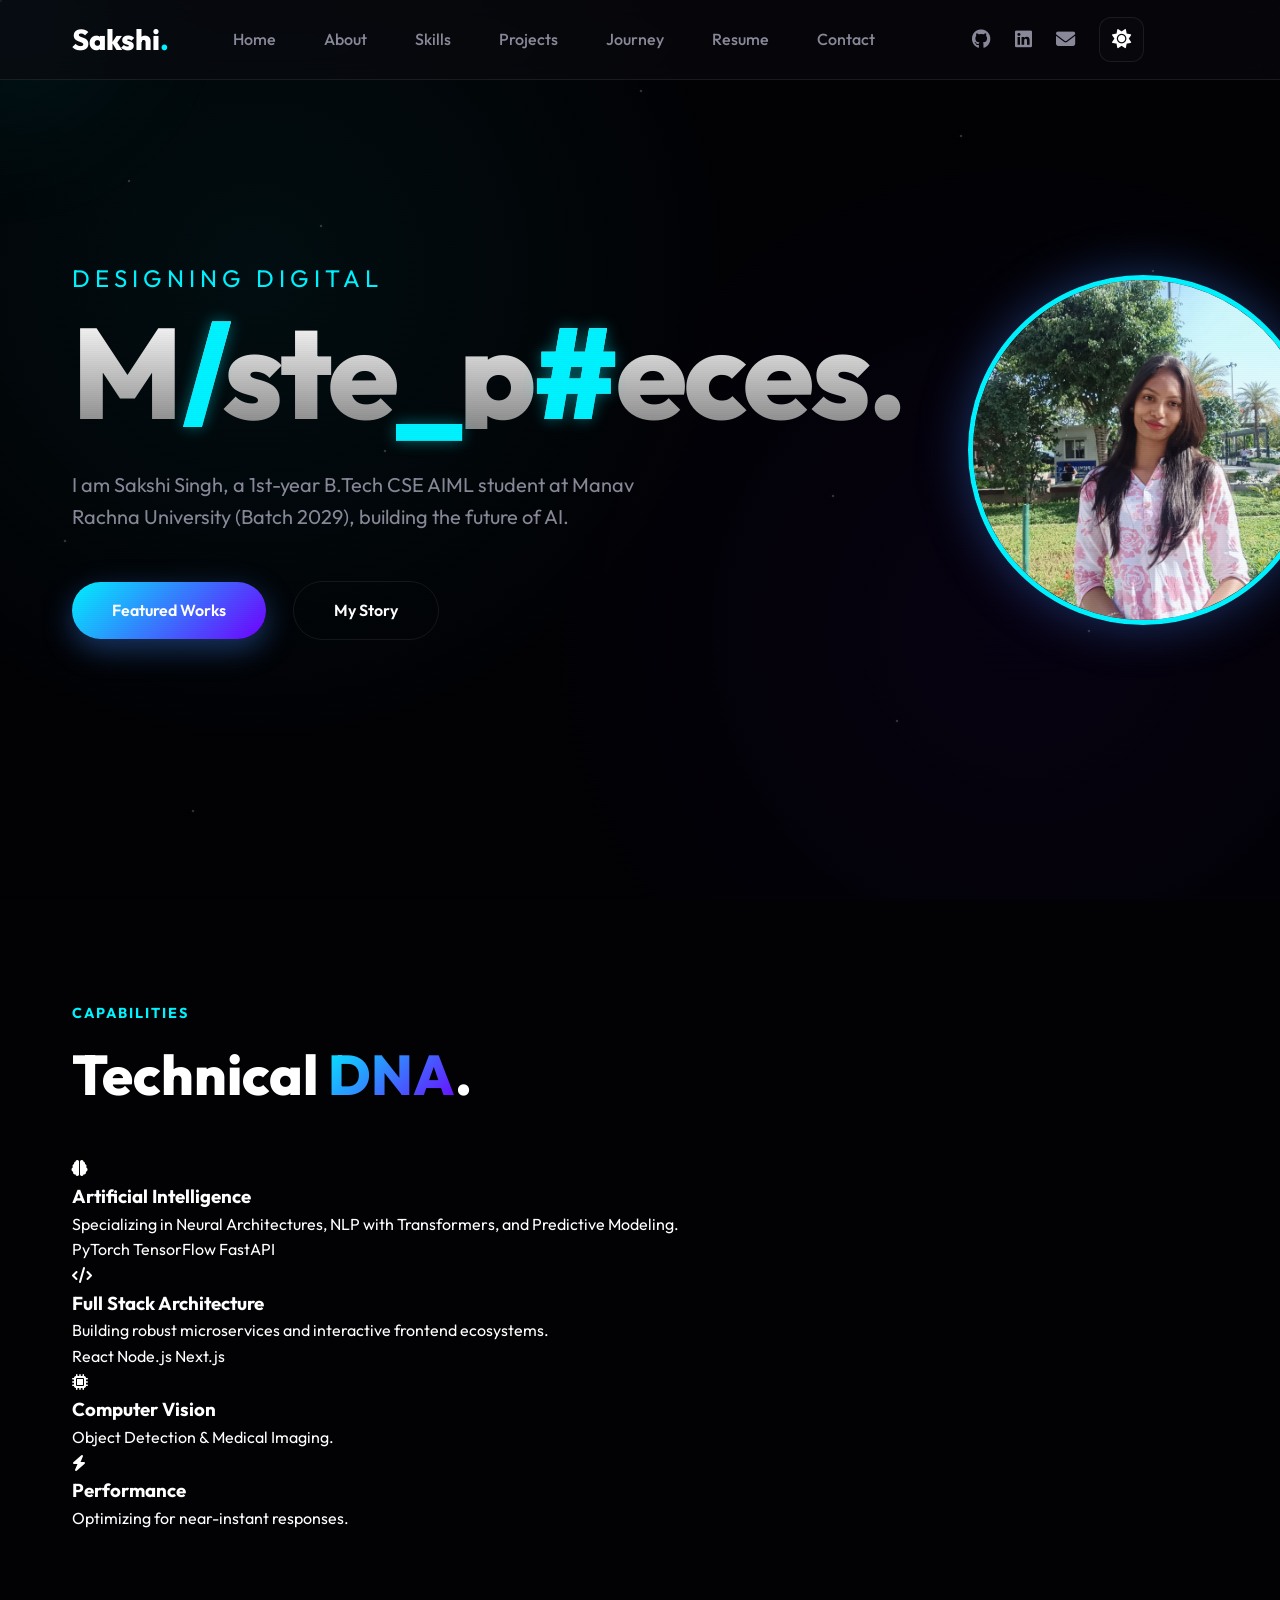
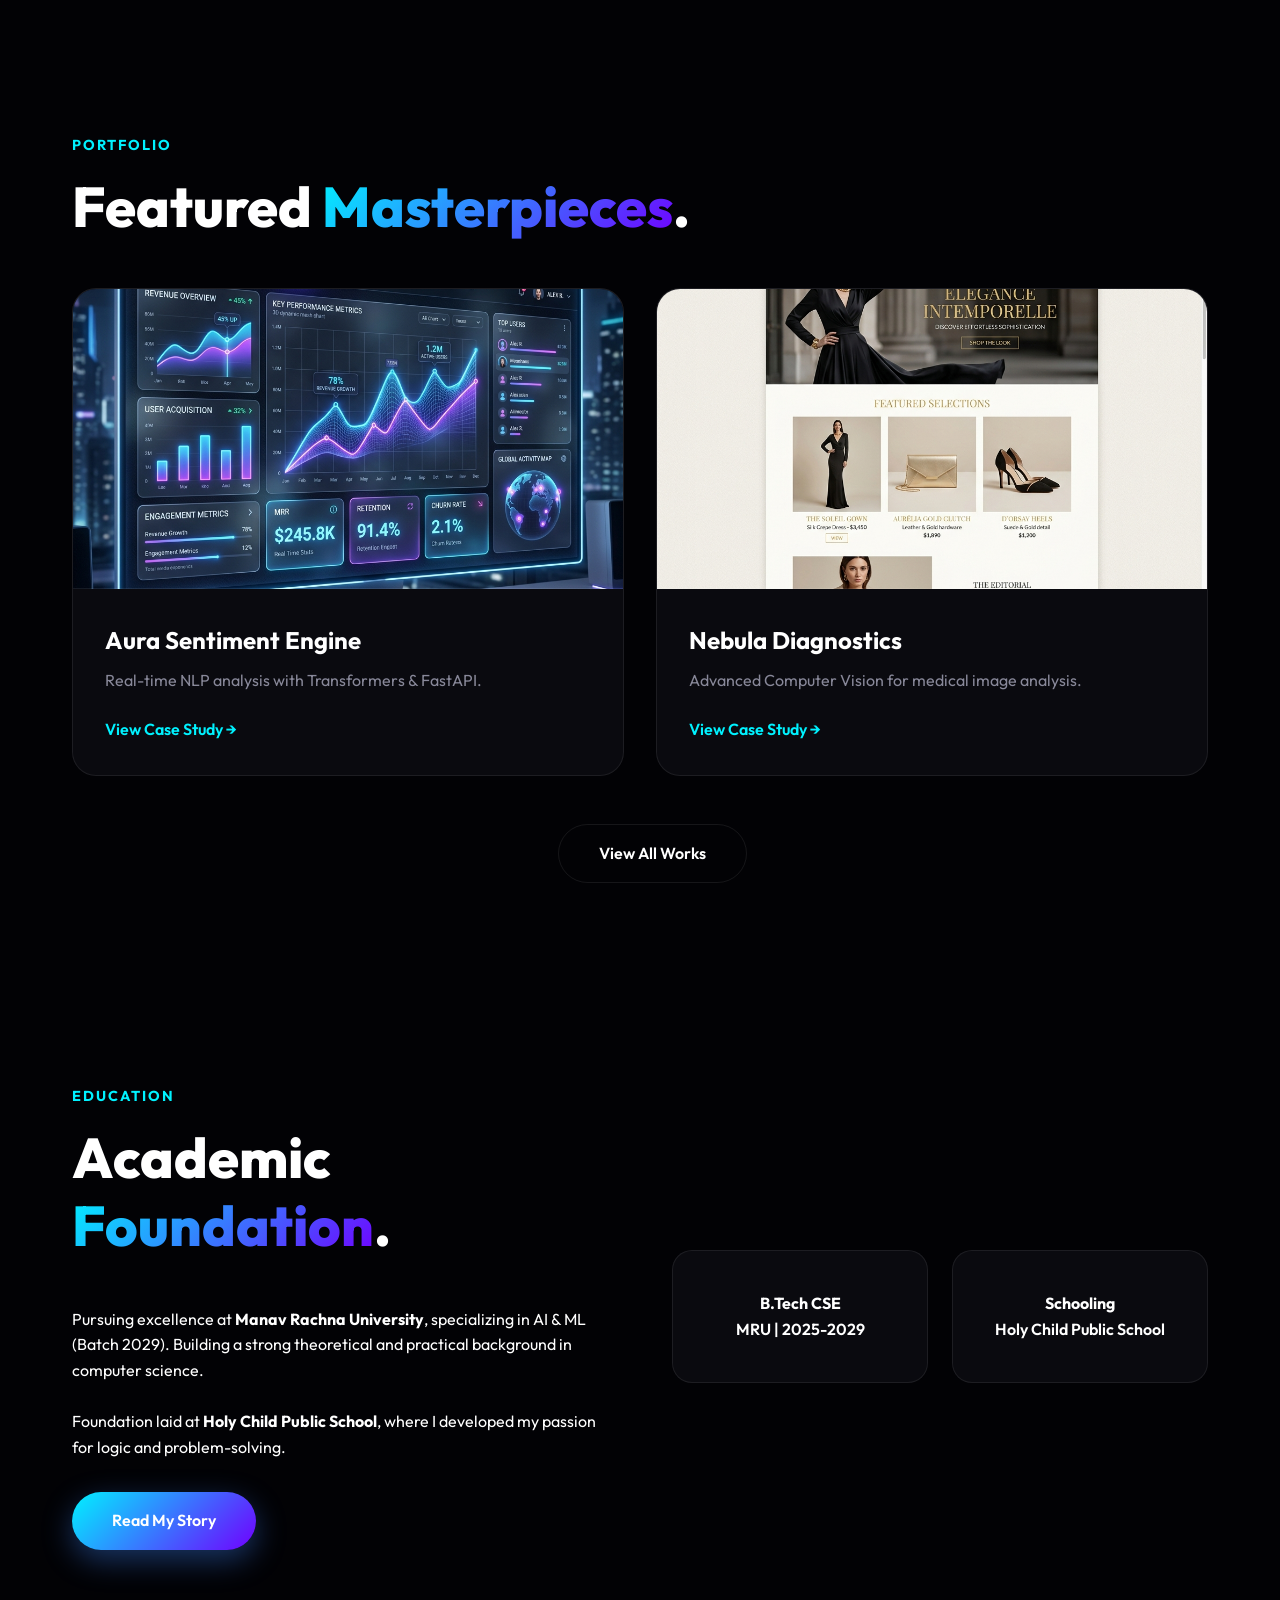
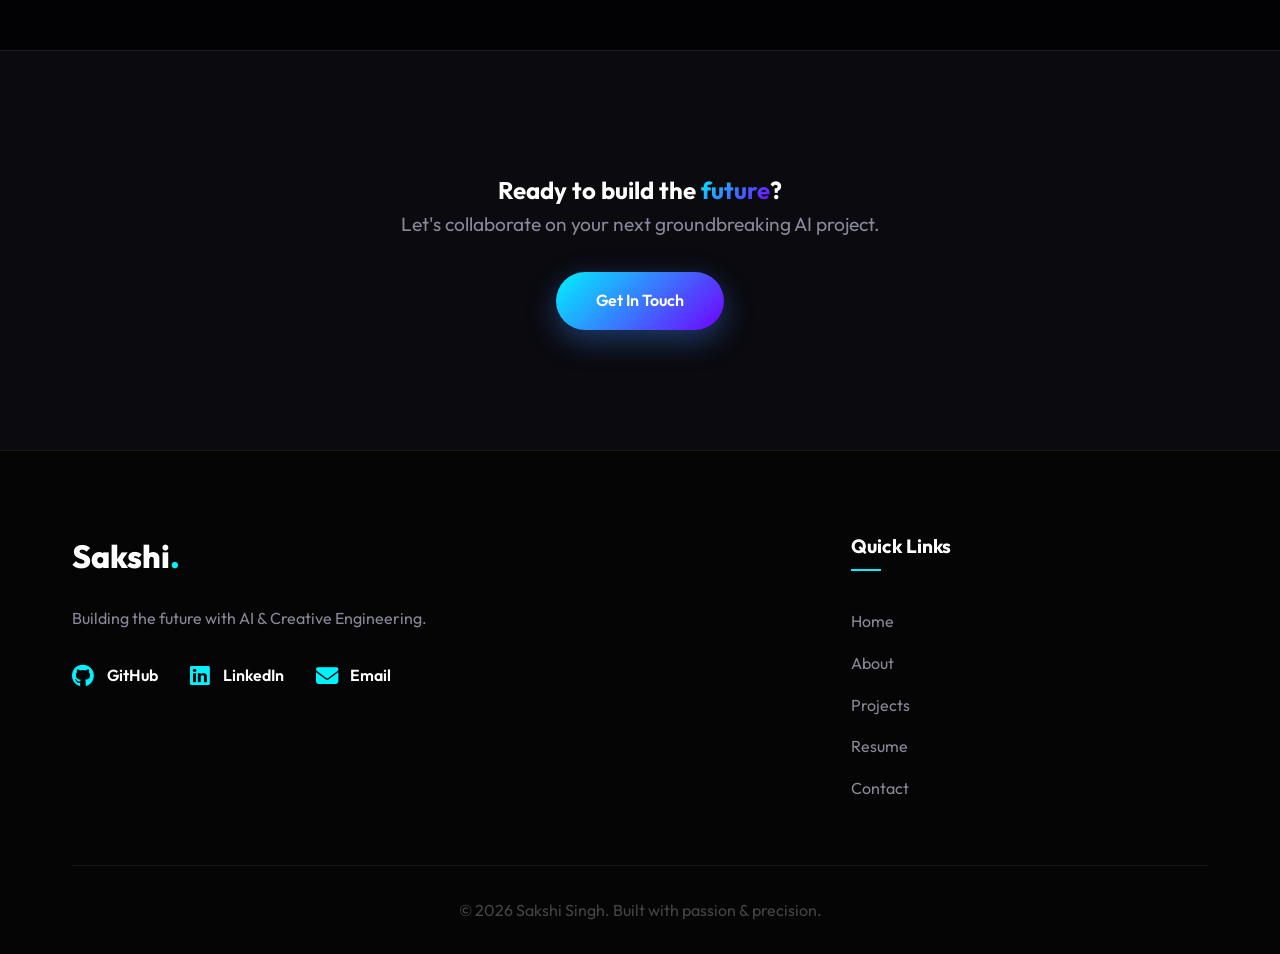
<file: index.html>
<!DOCTYPE html>
<html lang="en">
<head>
    <meta charset="UTF-8">
    <meta name="viewport" content="width=device-width, initial-scale=1.0">
    <title>Sakshi Singh | AI & ML Engineer & Creative Developer</title>
    <meta name="description" content="Portfolio of Sakshi Singh, a B.Tech CSE AIML student at Manav Rachna University. Specialized in AI, ML, and premium web development.">
    <meta name="keywords" content="Sakshi Singh, AI, ML, Web Development, Portfolio, Manav Rachna University, CSE Student">
    <meta name="author" content="Sakshi Singh">
    
    <!-- Open Graph / Facebook -->
    <meta property="og:type" content="website">
    <meta property="og:url" content="https://sakshi-portfolio.vercel.app/">
    <meta property="og:title" content="Sakshi Singh | AI & ML Engineer">
    <meta property="og:description" content="Pioneering AI frontiers and crafting premium digital experiences.">
    <meta property="og:image" content="https://sakshi-portfolio.vercel.app/assets/project1.png">

    <!-- Twitter -->
    <meta property="twitter:card" content="summary_large_image">
    <meta property="twitter:title" content="Sakshi Singh | AI & ML Engineer">
    <meta property="twitter:description" content="Pioneering AI frontiers and crafting premium digital experiences.">
    <meta property="twitter:image" content="https://sakshi-portfolio.vercel.app/assets/project1.png">

    <link rel="preconnect" href="https://fonts.googleapis.com">
    <link rel="preconnect" href="https://fonts.gstatic.com" crossorigin>
    <link href="https://fonts.googleapis.com/css2?family=Outfit:wght@300;400;600;800&display=swap" rel="stylesheet">
    <link rel="stylesheet" href="style.css">
</head>
<body class="dark-theme">
    
    <main>
        <!-- Hero Section -->
        <section id="home" class="hero">
            <div class="mesh-bg"></div>
            <div class="container hero-grid">
                <div class="hero-content">
                    <h2 class="reveal-text">Designing Digital</h2>
                    <h1 class="reveal-text delay-1">Masterpieces<span>.</span></h1>
                    <p class="reveal-text delay-2">I am Sakshi Singh, a 1st-year B.Tech CSE AIML student at Manav Rachna University (Batch 2029), building the future of AI.</p>
                    <div class="hero-btns reveal-text delay-3">
                        <a href="projects.html" class="btn btn-primary">Featured Works</a>
                        <a href="about.html" class="btn btn-secondary">My Story</a>
                    </div>
                </div>
                <div class="hero-image reveal-text delay-1">
                    <div class="profile-img-container large">
                        <img src="assets/profile.jpg" alt="Sakshi Singh" class="profile-img">
                    </div>
                </div>
            </div>
        </section>

        <!-- Expertise Section -->
        <section class="expertise bento-section" id="expertise">
            <div class="container">
                <h3 class="section-tag">Capabilities</h3>
                <h2 class="section-title">Technical <span class="gradient-text">DNA</span>.</h2>
                <div class="bento-grid">
                    <div class="bento-item tall reveal-text">
                        <i class="fas fa-brain"></i>
                        <h3>Artificial Intelligence</h3>
                        <p>Specializing in Neural Architectures, NLP with Transformers, and Predictive Modeling.</p>
                        <div class="bento-tags">
                            <span>PyTorch</span> <span>TensorFlow</span> <span>FastAPI</span>
                        </div>
                    </div>
                    <div class="bento-item wide reveal-text delay-1">
                        <div class="bento-flex">
                            <div>
                                <i class="fas fa-code"></i>
                                <h3>Full Stack Architecture</h3>
                                <p>Building robust microservices and interactive frontend ecosystems.</p>
                            </div>
                            <div class="bento-tags column">
                                <span>React</span> <span>Node.js</span> <span>Next.js</span>
                            </div>
                        </div>
                    </div>
                    <div class="bento-item reveal-text delay-2">
                        <i class="fas fa-microchip"></i>
                        <h3>Computer Vision</h3>
                        <p>Object Detection & Medical Imaging.</p>
                    </div>
                    <div class="bento-item reveal-text delay-3">
                        <i class="fas fa-bolt"></i>
                        <h3>Performance</h3>
                        <p>Optimizing for near-instant responses.</p>
                    </div>
                </div>
            </div>
        </section>

        <!-- Featured Projects -->
        <section class="featured-work" id="work">
            <div class="container">
                <h3 class="section-tag">Portfolio</h3>
                <h2 class="section-title">Featured <span class="gradient-text">Masterpieces</span>.</h2>
                <div class="project-grid">
                    <div class="project-card reveal-text">
                        <div class="project-img" id="img-project-1"></div>
                        <div class="project-info">
                            <h4>Aura Sentiment Engine</h4>
                            <p>Real-time NLP analysis with Transformers & FastAPI.</p>
                            <a href="project-1.html" class="project-link">View Case Study →</a>
                        </div>
                    </div>
                    <div class="project-card reveal-text delay-1">
                        <div class="project-img" id="img-project-2"></div>
                        <div class="project-info">
                            <h4>Nebula Diagnostics</h4>
                            <p>Advanced Computer Vision for medical image analysis.</p>
                            <a href="project-2.html" class="project-link">View Case Study →</a>
                        </div>
                    </div>
                </div>
                <div style="text-align: center; margin-top: 3rem;">
                    <a href="projects.html" class="btn btn-secondary">View All Works</a>
                </div>
            </div>
        </section>

        <!-- Education Highlight -->
        <section class="education-highlight">
            <div class="container">
                <div class="grid">
                    <div>
                        <h3 class="section-tag">Education</h3>
                        <h2 class="section-title">Academic <span class="gradient-text">Foundation</span>.</h2>
                        <p>Pursuing excellence at <strong>Manav Rachna University</strong>, specializing in AI & ML (Batch 2029). Building a strong theoretical and practical background in computer science.</p>
                        <br>
                        <p>Foundation laid at <strong>Holy Child Public School</strong>, where I developed my passion for logic and problem-solving.</p>
                        <div style="margin-top: 2rem;">
                            <a href="about.html" class="btn btn-primary">Read My Story</a>
                        </div>
                    </div>
                    <div class="skills-grid">
                        <div class="skill-card">
                            <h4>B.Tech CSE</h4>
                            <p>MRU | 2025-2029</p>
                        </div>
                        <div class="skill-card">
                            <h4>Schooling</h4>
                            <p>Holy Child Public School</p>
                        </div>
                    </div>
                </div>
            </div>
        </section>

        <!-- Call to Action -->
        <section class="cta">
            <div class="container" style="text-align: center;">
                <h2 class="reveal-text">Ready to build the <span class="gradient-text">future</span>?</h2>
                <p class="reveal-text delay-1" style="margin-bottom: 2rem;">Let's collaborate on your next groundbreaking AI project.</p>
                <a href="contact.html" class="btn btn-primary reveal-text delay-2">Get In Touch</a>
            </div>
        </section>
    </main>

    <script src="layout.js"></script>
    <script src="main.js"></script>
</body>
</html>
</file>
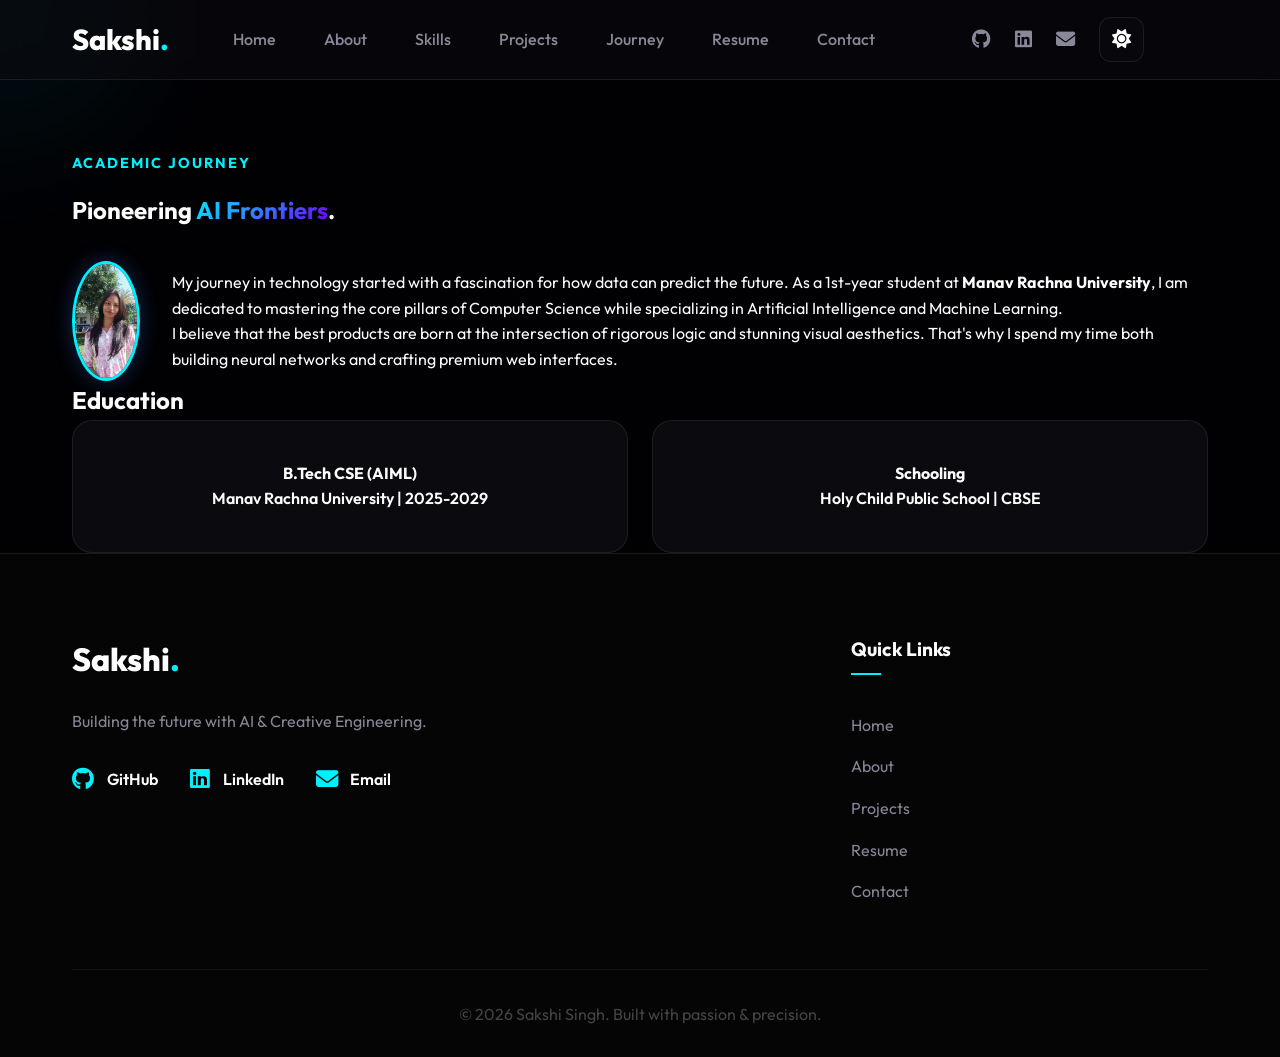
<file: about.html>
<!DOCTYPE html>
<html lang="en">
<head>
    <meta charset="UTF-8">
    <meta name="viewport" content="width=device-width, initial-scale=1.0">
    <title>About | Sakshi Singh</title>
    <meta name="description" content="Learn more about Sakshi Singh, her academic journey in B.Tech CSE AIML at Manav Rachna University, and her passion for AI and Web Development.">
    <meta property="og:title" content="About Sakshi Singh | AI & ML Engineer">
    <meta property="og:description" content="My journey in technology and vision for the future of AI.">
    <link href="https://fonts.googleapis.com/css2?family=Outfit:wght@300;400;600;800&display=swap" rel="stylesheet">
    <link rel="stylesheet" href="style.css">
</head>
<body class="dark-theme">
    <main class="sub-page">
        <section class="container section">
            <h3 class="section-tag">Academic Journey</h3>
            <h1>Pioneering <span class="gradient-text">AI Frontiers</span>.</h1>
            <div class="about-flex">
                <div class="profile-img-container">
                    <img src="assets/profile.jpg" alt="Sakshi Singh" class="profile-img">
                </div>
                <div class="bio-text">
                    <p>My journey in technology started with a fascination for how data can predict the future. As a 1st-year student at <strong>Manav Rachna University</strong>, I am dedicated to mastering the core pillars of Computer Science while specializing in Artificial Intelligence and Machine Learning.</p>
                    <p>I believe that the best products are born at the intersection of rigorous logic and stunning visual aesthetics. That's why I spend my time both building neural networks and crafting premium web interfaces.</p>
                </div>
            </div>
            
            <div class="education-block">
                <h2>Education</h2>
                <div class="skills-grid">
                    <div class="skill-card">
                        <h4>B.Tech CSE (AIML)</h4>
                        <p>Manav Rachna University | 2025-2029</p>
                    </div>
                    <div class="skill-card">
                        <h4>Schooling</h4>
                        <p>Holy Child Public School | CBSE</p>
                    </div>
                </div>
            </div>
        </section>
    </main>
    <script src="layout.js"></script>
    <script src="main.js"></script>
</body>
</html>
</file>
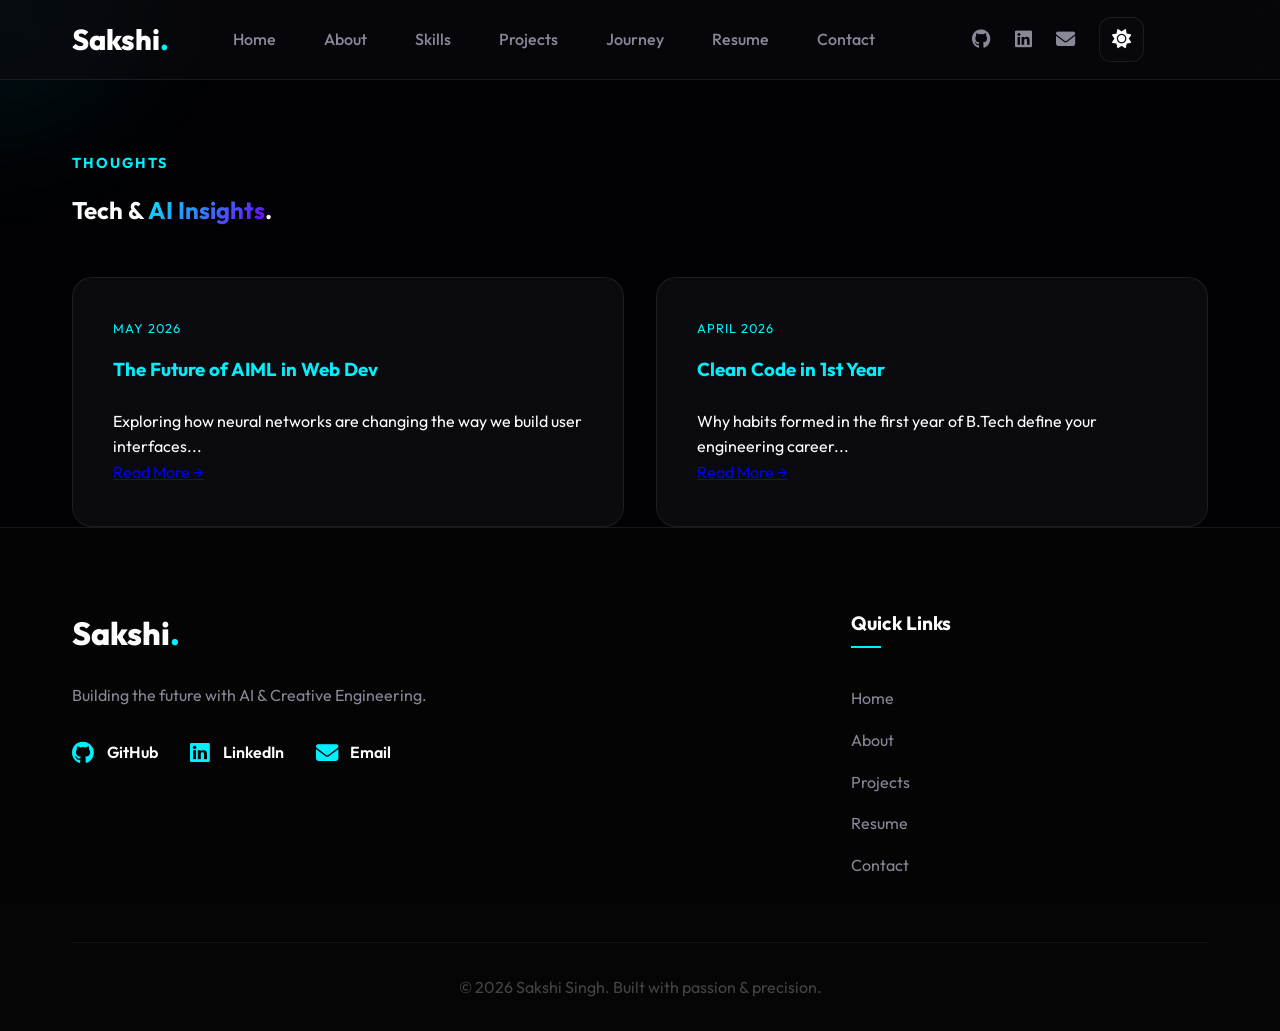
<file: blog.html>
<!DOCTYPE html>
<html lang="en">
<head>
    <meta charset="UTF-8">
    <meta name="viewport" content="width=device-width, initial-scale=1.0">
    <title>Blog & Insights | Sakshi Singh</title>
    <link href="https://fonts.googleapis.com/css2?family=Outfit:wght@300;400;600;800&display=swap" rel="stylesheet">
    <link rel="stylesheet" href="style.css">
</head>
<body class="light-theme">
    <main class="sub-page">
        <section class="container section">
            <h3 class="section-tag">Thoughts</h3>
            <h1>Tech & <span class="gradient-text">AI Insights</span>.</h1>
            
            <div class="blog-grid">
                <div class="category">
                    <span class="date">May 2026</span>
                    <h3>The Future of AIML in Web Dev</h3>
                    <p>Exploring how neural networks are changing the way we build user interfaces...</p>
                    <a href="#" class="link">Read More →</a>
                </div>
                <div class="category">
                    <span class="date">April 2026</span>
                    <h3>Clean Code in 1st Year</h3>
                    <p>Why habits formed in the first year of B.Tech define your engineering career...</p>
                    <a href="#" class="link">Read More →</a>
                </div>
            </div>
        </section>
    </main>
    <script src="layout.js"></script>
    <script src="main.js"></script>
</body>
</html>
</file>
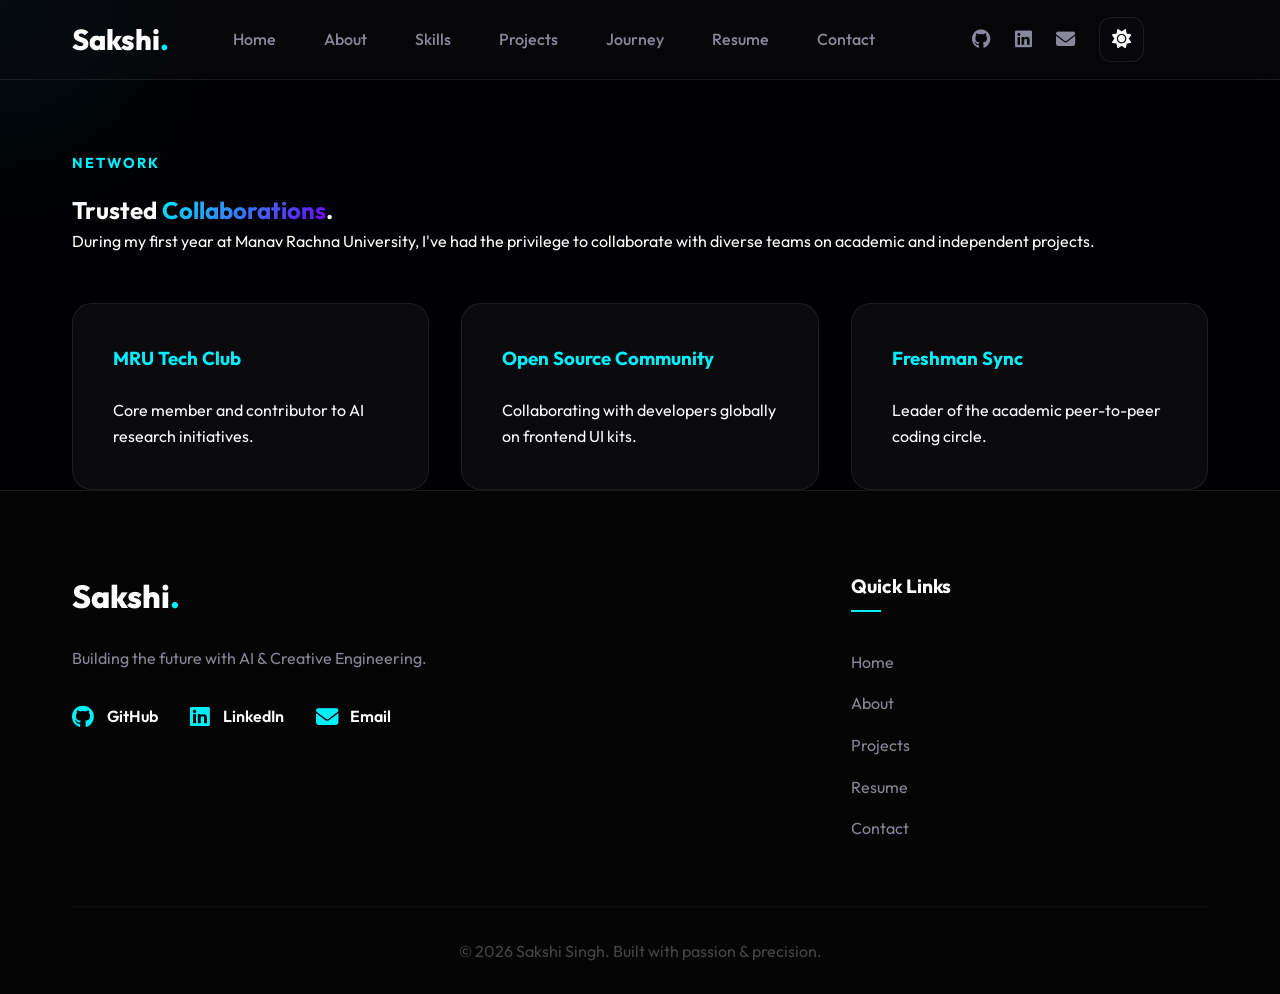
<file: collaborations.html>
<!DOCTYPE html>
<html lang="en">
<head>
    <meta charset="UTF-8">
    <meta name="viewport" content="width=device-width, initial-scale=1.0">
    <title>Collaborations | Sakshi Singh</title>
    <link href="https://fonts.googleapis.com/css2?family=Outfit:wght@300;400;600;800&display=swap" rel="stylesheet">
    <link rel="stylesheet" href="style.css">
</head>
<body class="light-theme">
    <main class="sub-page">
        <section class="container section text-center">
            <h3 class="section-tag">Network</h3>
            <h1>Trusted <span class="gradient-text">Collaborations</span>.</h1>
            
            <p>During my first year at Manav Rachna University, I've had the privilege to collaborate with diverse teams on academic and independent projects.</p>
            
            <div class="skills-grid-detailed">
                <div class="category">
                    <h3>MRU Tech Club</h3>
                    <p>Core member and contributor to AI research initiatives.</p>
                </div>
                <div class="category">
                    <h3>Open Source Community</h3>
                    <p>Collaborating with developers globally on frontend UI kits.</p>
                </div>
                <div class="category">
                    <h3>Freshman Sync</h3>
                    <p>Leader of the academic peer-to-peer coding circle.</p>
                </div>
            </div>
        </section>
    </main>
    <script src="layout.js"></script>
    <script src="main.js"></script>
</body>
</html>
</file>
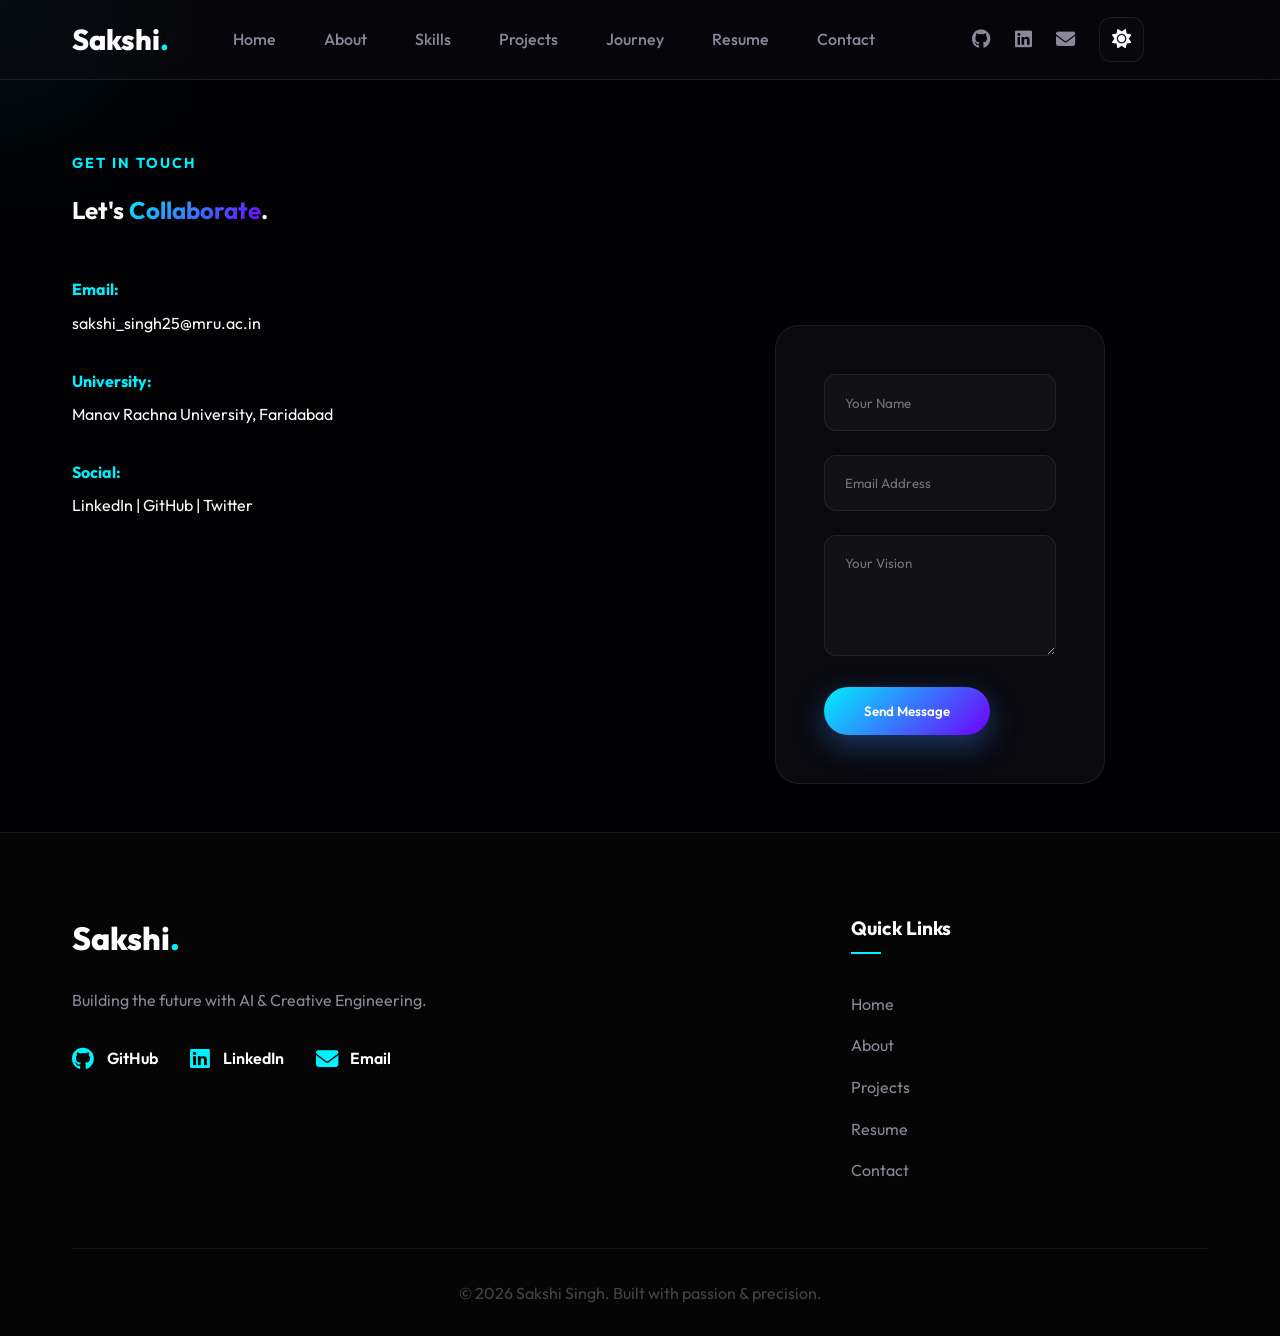
<file: contact.html>
<!DOCTYPE html>
<html lang="en">
<head>
    <meta charset="UTF-8">
    <meta name="viewport" content="width=device-width, initial-scale=1.0">
    <title>Contact | Sakshi Singh</title>
    <link href="https://fonts.googleapis.com/css2?family=Outfit:wght@300;400;600;800&display=swap" rel="stylesheet">
    <link rel="stylesheet" href="style.css">
</head>
<body class="dark-theme">
    <main class="sub-page">
        <section class="container section">
            <h3 class="section-tag">Get in Touch</h3>
            <h1>Let's <span class="gradient-text">Collaborate</span>.</h1>
            
            <div class="contact-layout">
                <div class="contact-info-list">
                    <div class="c-item">
                        <strong>Email:</strong>
                        <p>sakshi_singh25@mru.ac.in</p>
                    </div>
                    <div class="c-item">
                        <strong>University:</strong>
                        <p>Manav Rachna University, Faridabad</p>
                    </div>
                    <div class="c-item">
                        <strong>Social:</strong>
                        <p>LinkedIn | GitHub | Twitter</p>
                    </div>
                </div>
                
                <form id="contact-form" class="glass-form">
                    <div class="form-group">
                        <input type="text" placeholder="Your Name" required>
                    </div>
                    <div class="form-group">
                        <input type="email" placeholder="Email Address" required>
                    </div>
                    <div class="form-group">
                        <textarea rows="5" placeholder="Your Vision"></textarea>
                    </div>
                    <button type="submit" class="btn btn-primary">Send Message</button>
                </form>
            </div>
        </section>
    </main>
    <script src="layout.js"></script>
    <script src="main.js"></script>
</body>
</html>
</file>
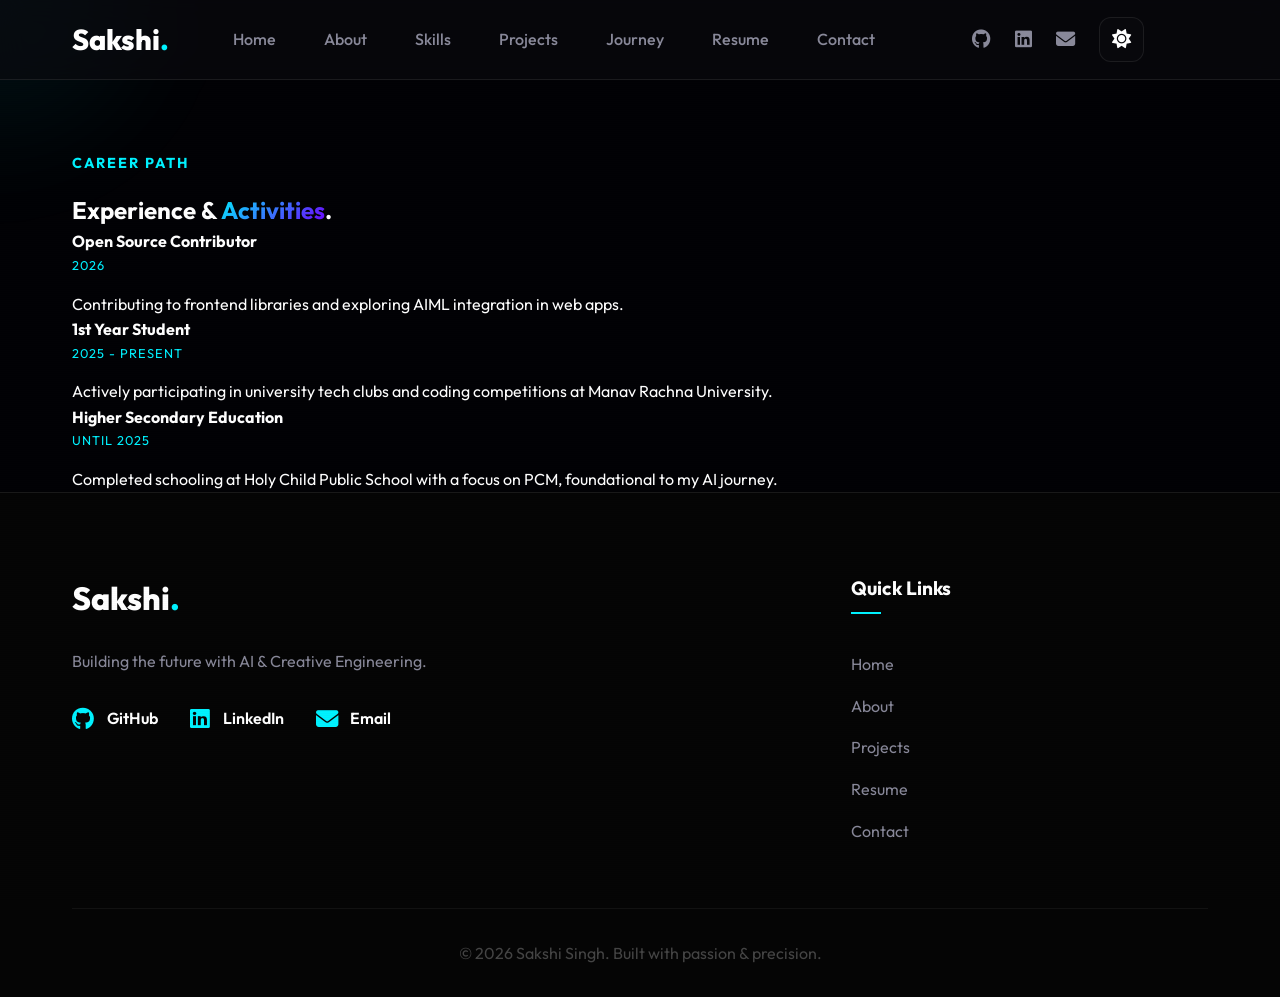
<file: experience.html>
<!DOCTYPE html>
<html lang="en">
<head>
    <meta charset="UTF-8">
    <meta name="viewport" content="width=device-width, initial-scale=1.0">
    <title>Experience | Sakshi Singh</title>
    <link href="https://fonts.googleapis.com/css2?family=Outfit:wght@300;400;600;800&display=swap" rel="stylesheet">
    <link rel="stylesheet" href="style.css">
</head>
<body class="light-theme">
    <main class="sub-page">
        <section class="container section">
            <h3 class="section-tag">Career Path</h3>
            <h1>Experience & <span class="gradient-text">Activities</span>.</h1>
            
            <div class="timeline">
                <div class="timeline-item">
                    <h4>Open Source Contributor</h4>
                    <span class="date">2026</span>
                    <p>Contributing to frontend libraries and exploring AIML integration in web apps.</p>
                </div>
                <div class="timeline-item">
                    <h4>1st Year Student</h4>
                    <span class="date">2025 - Present</span>
                    <p>Actively participating in university tech clubs and coding competitions at Manav Rachna University.</p>
                </div>
                <div class="timeline-item">
                    <h4>Higher Secondary Education</h4>
                    <span class="date">Until 2025</span>
                    <p>Completed schooling at Holy Child Public School with a focus on PCM, foundational to my AI journey.</p>
                </div>
            </div>
        </section>
    </main>
    <script src="layout.js"></script>
    <script src="main.js"></script>
</body>
</html>
</file>
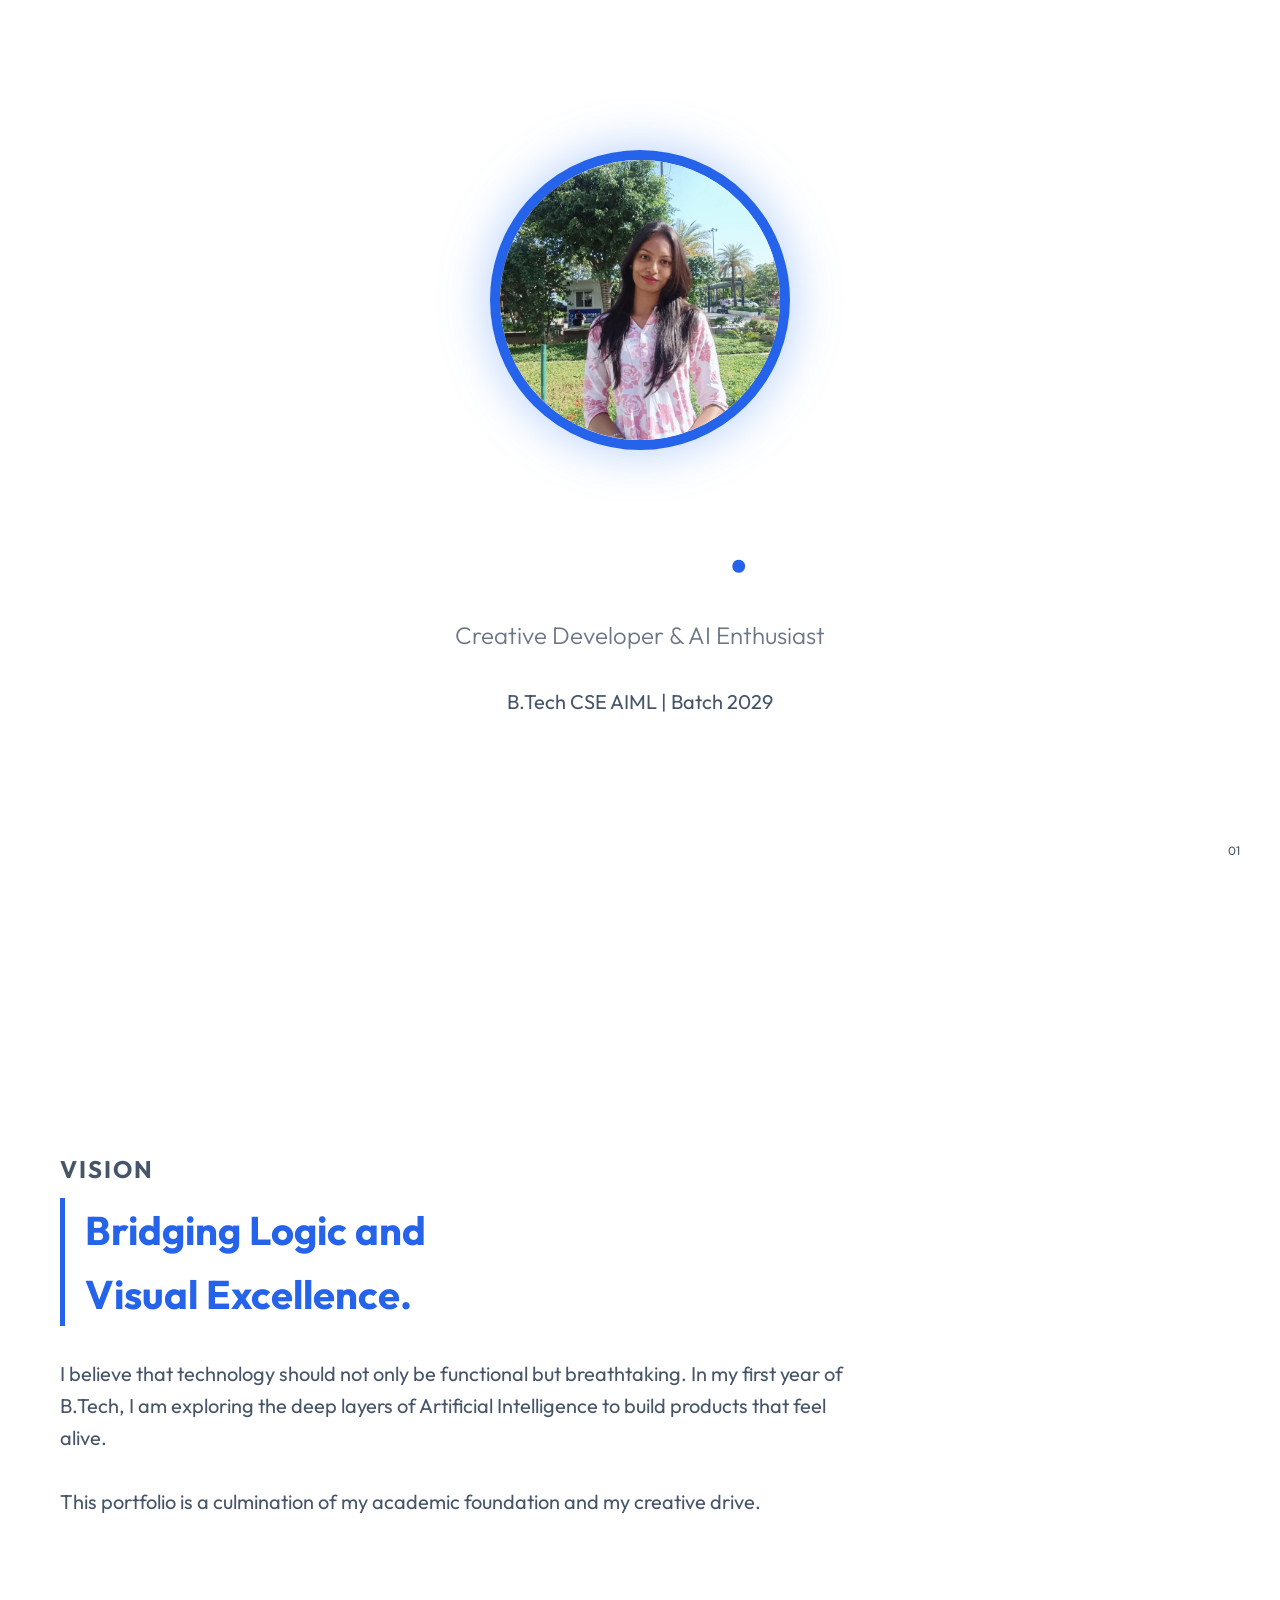
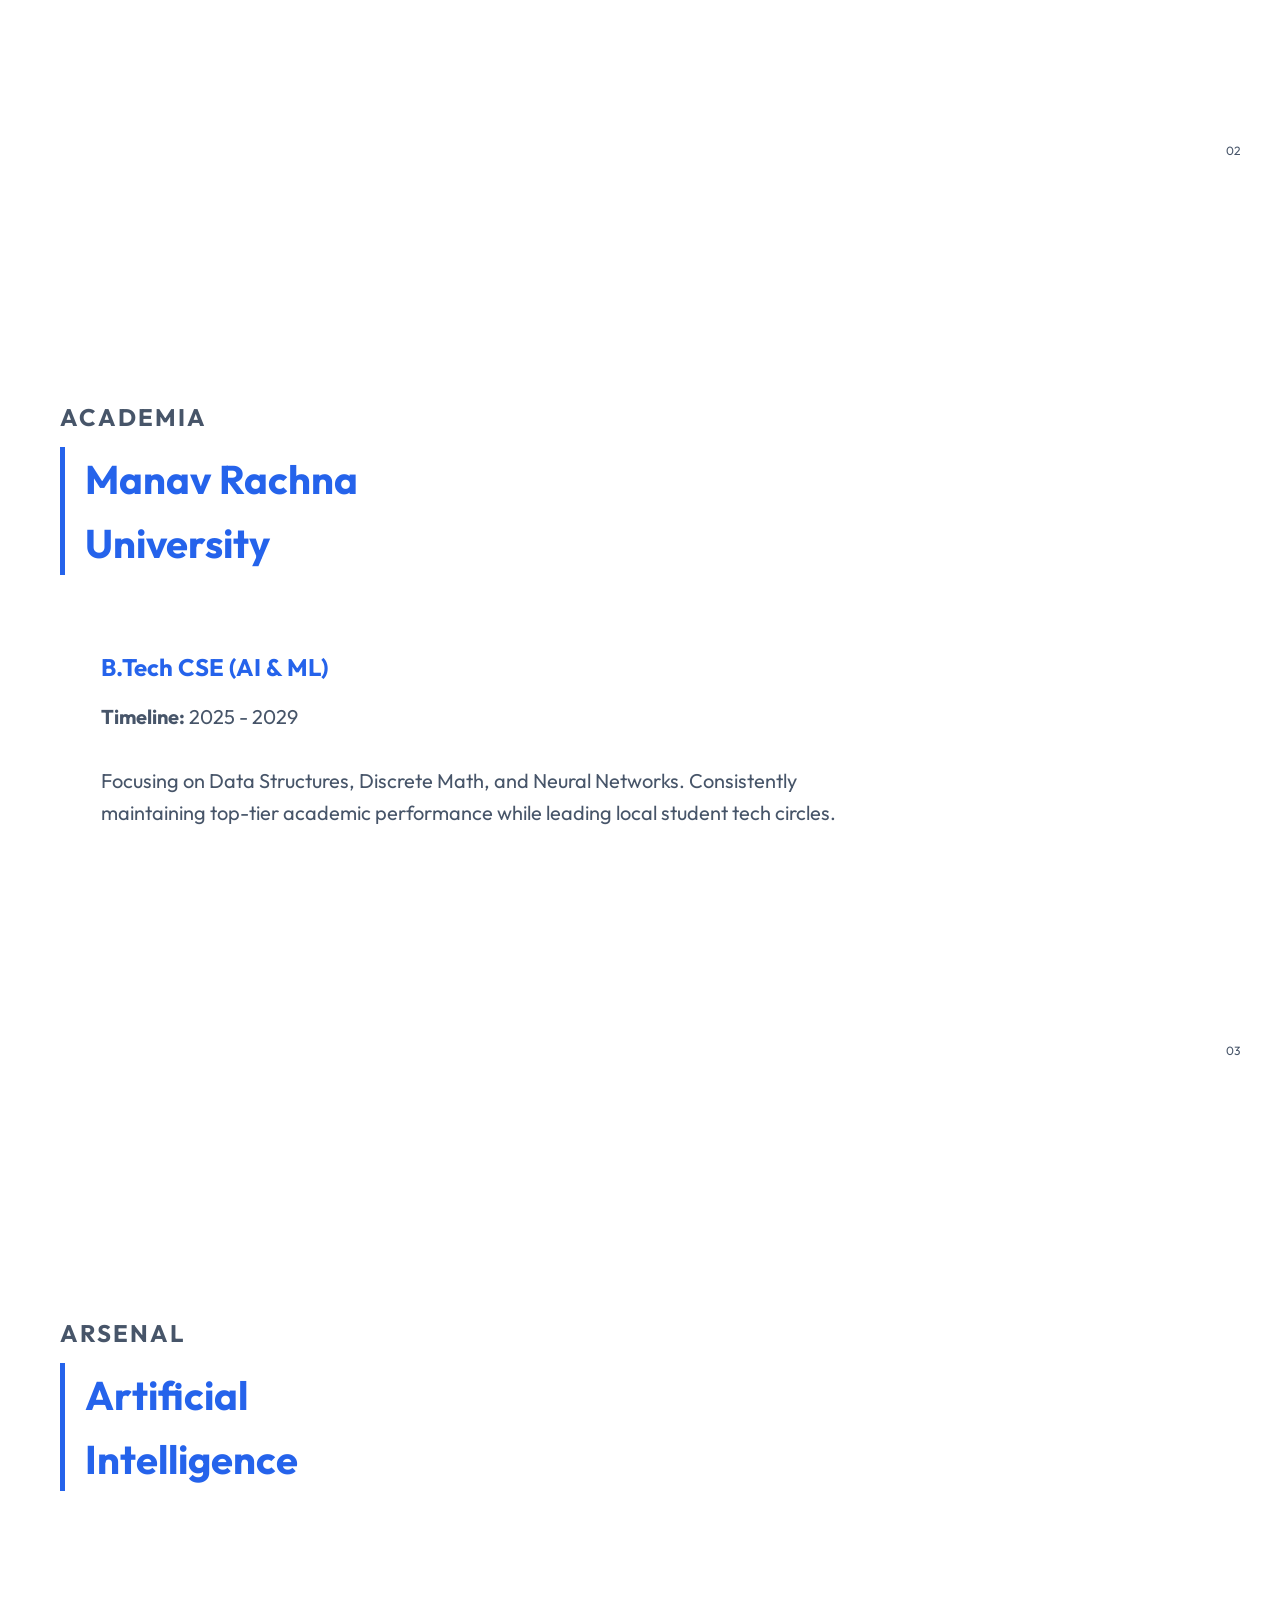
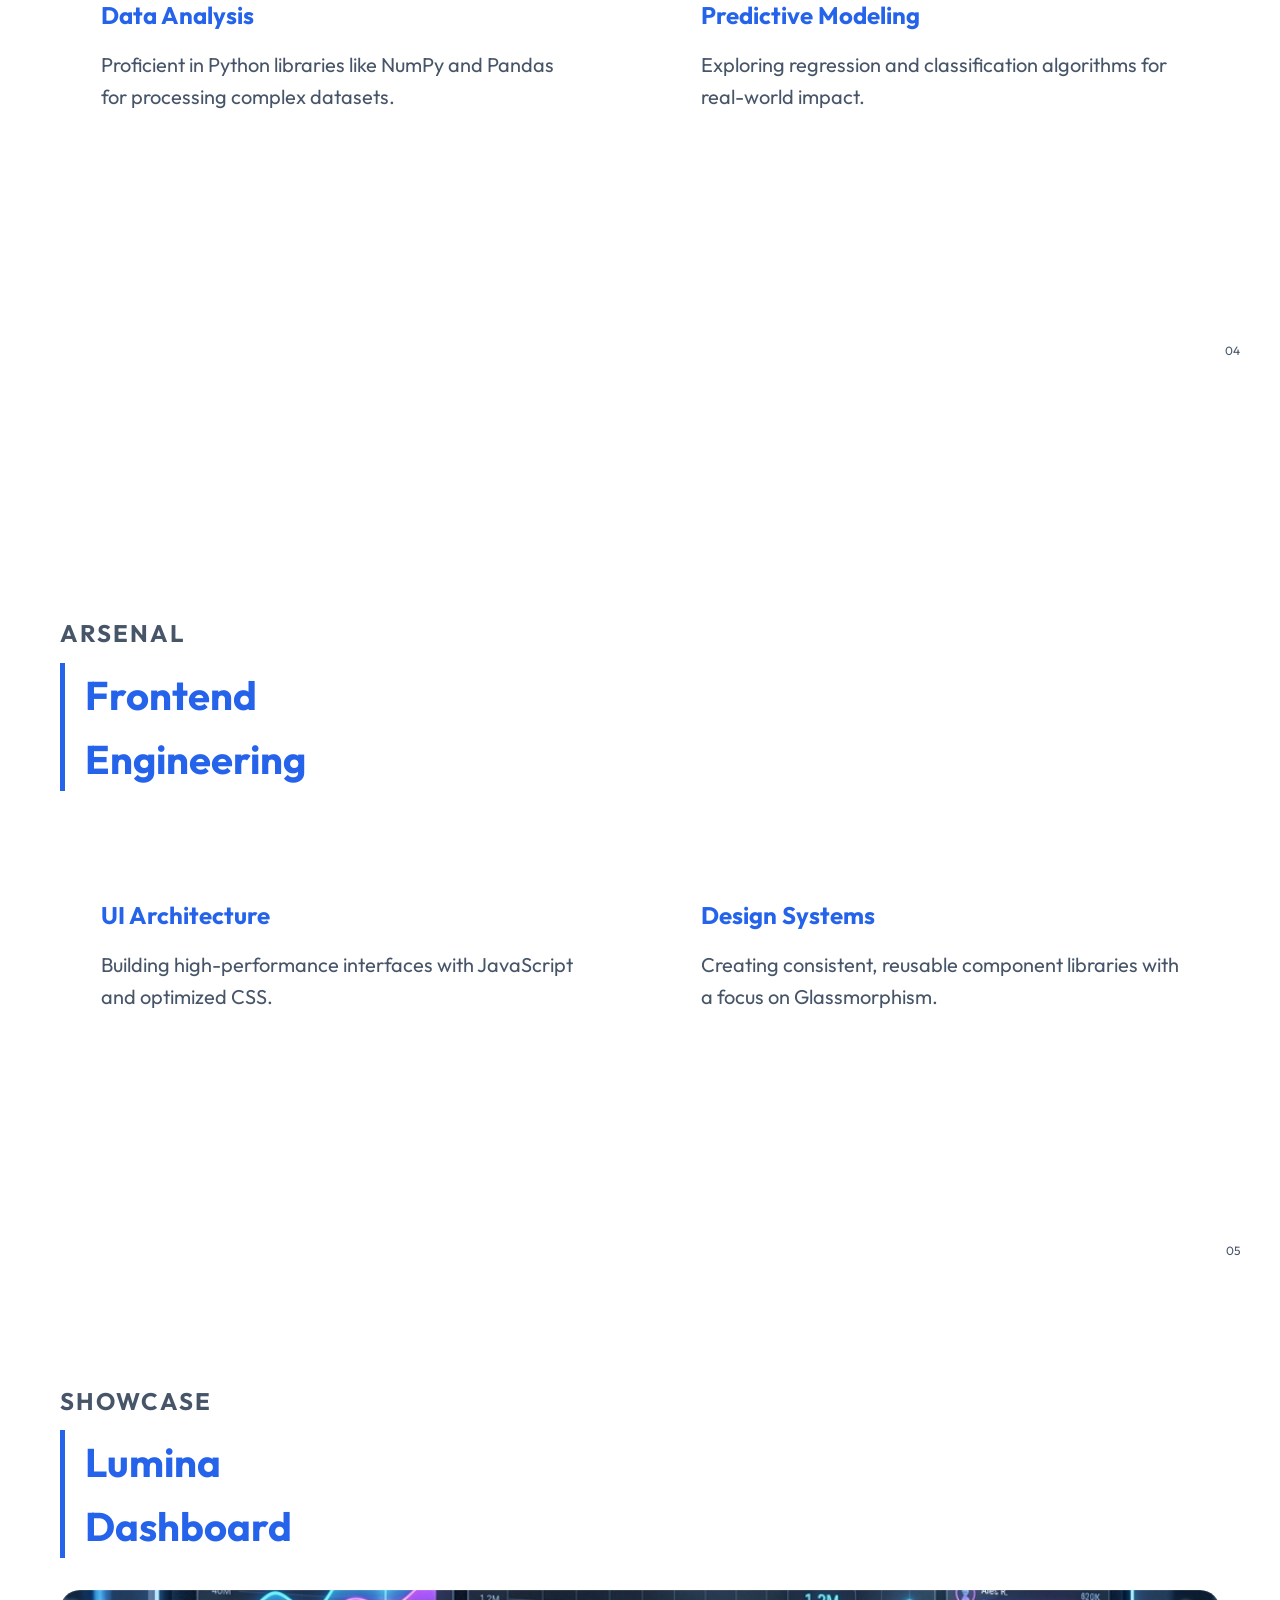
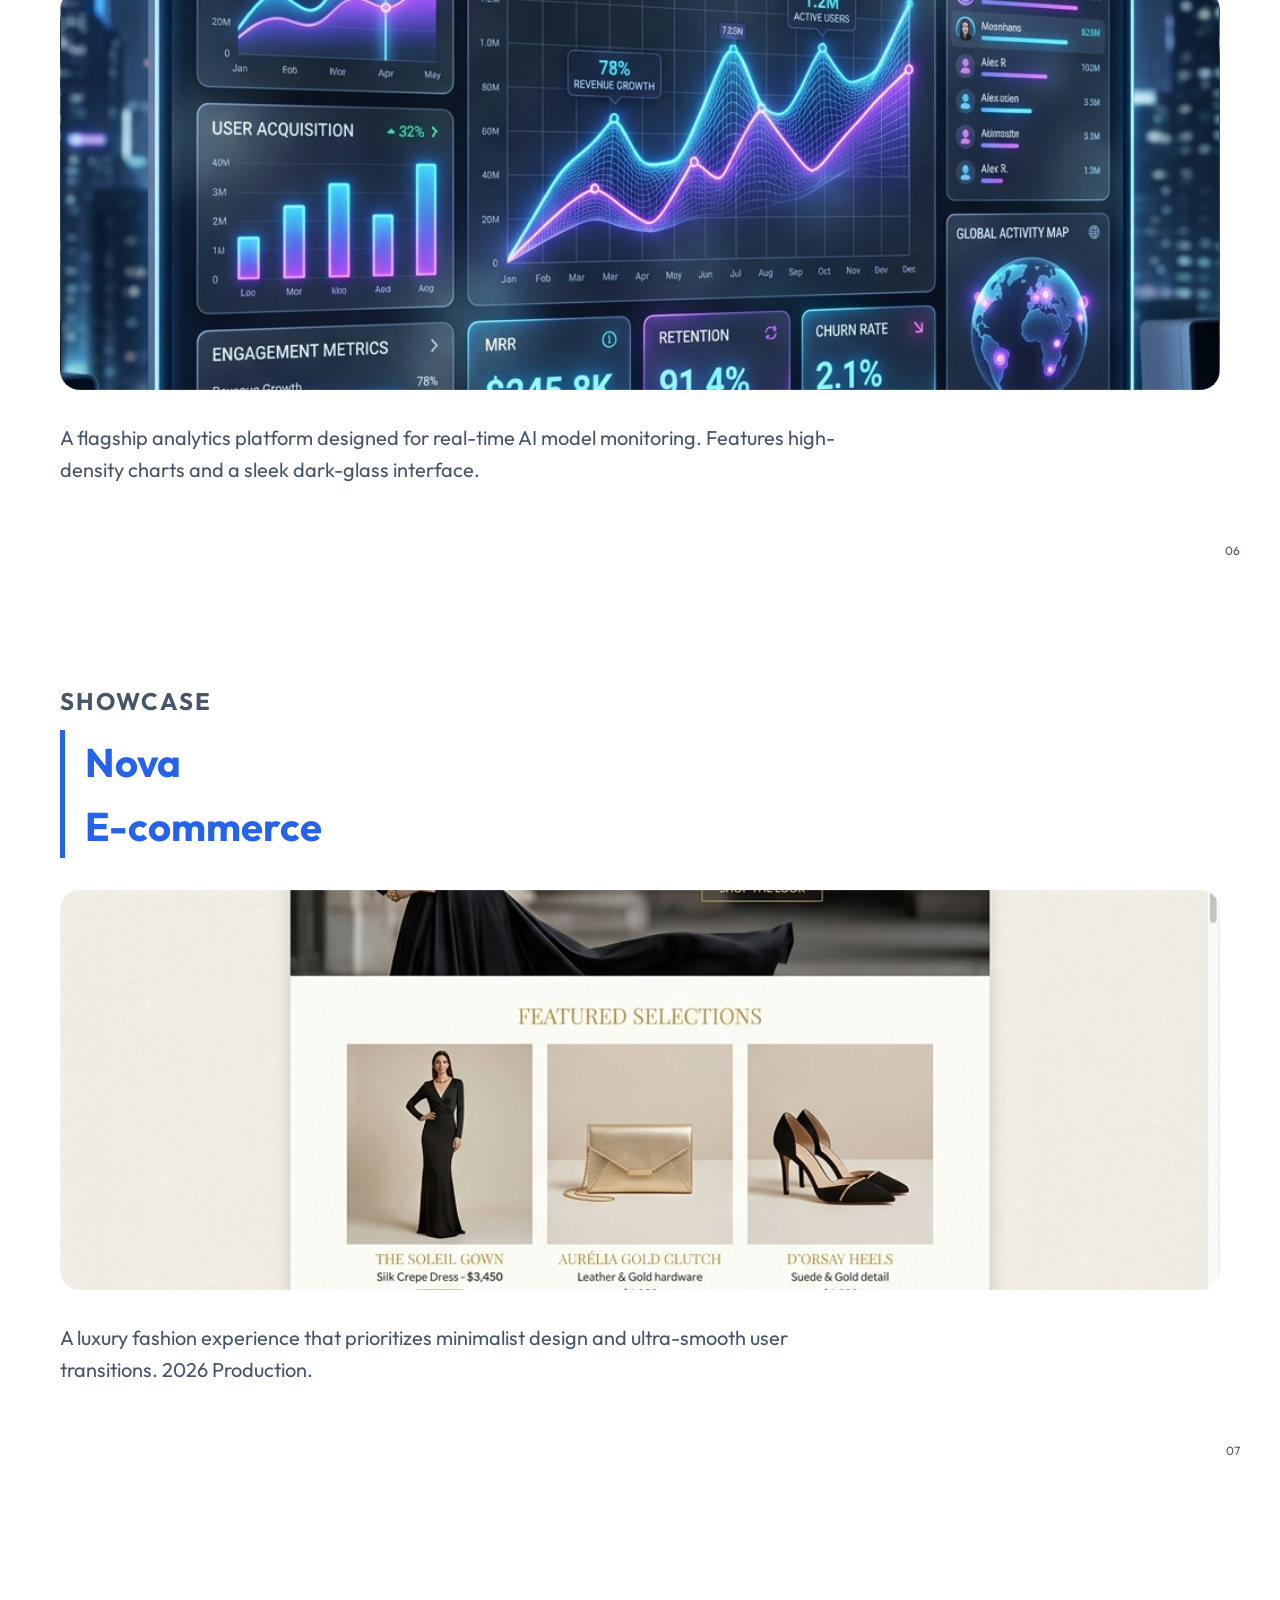
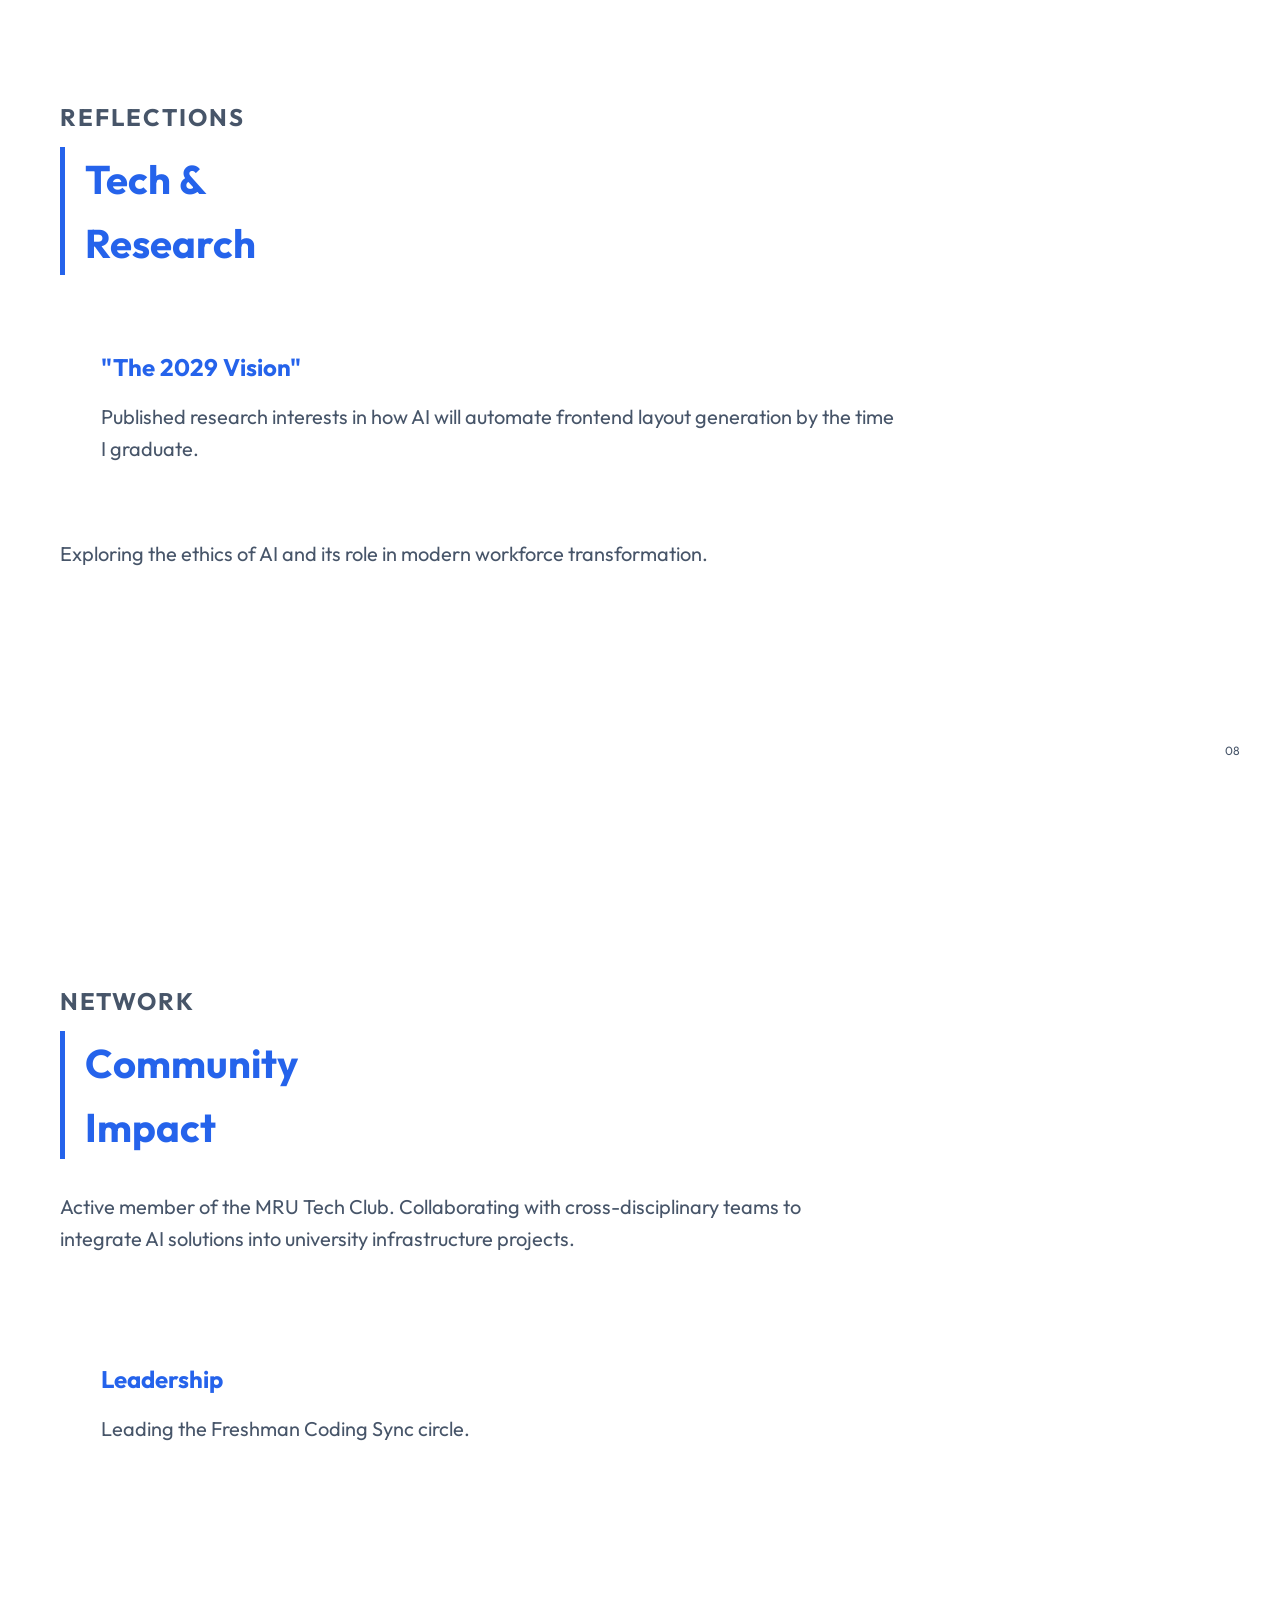
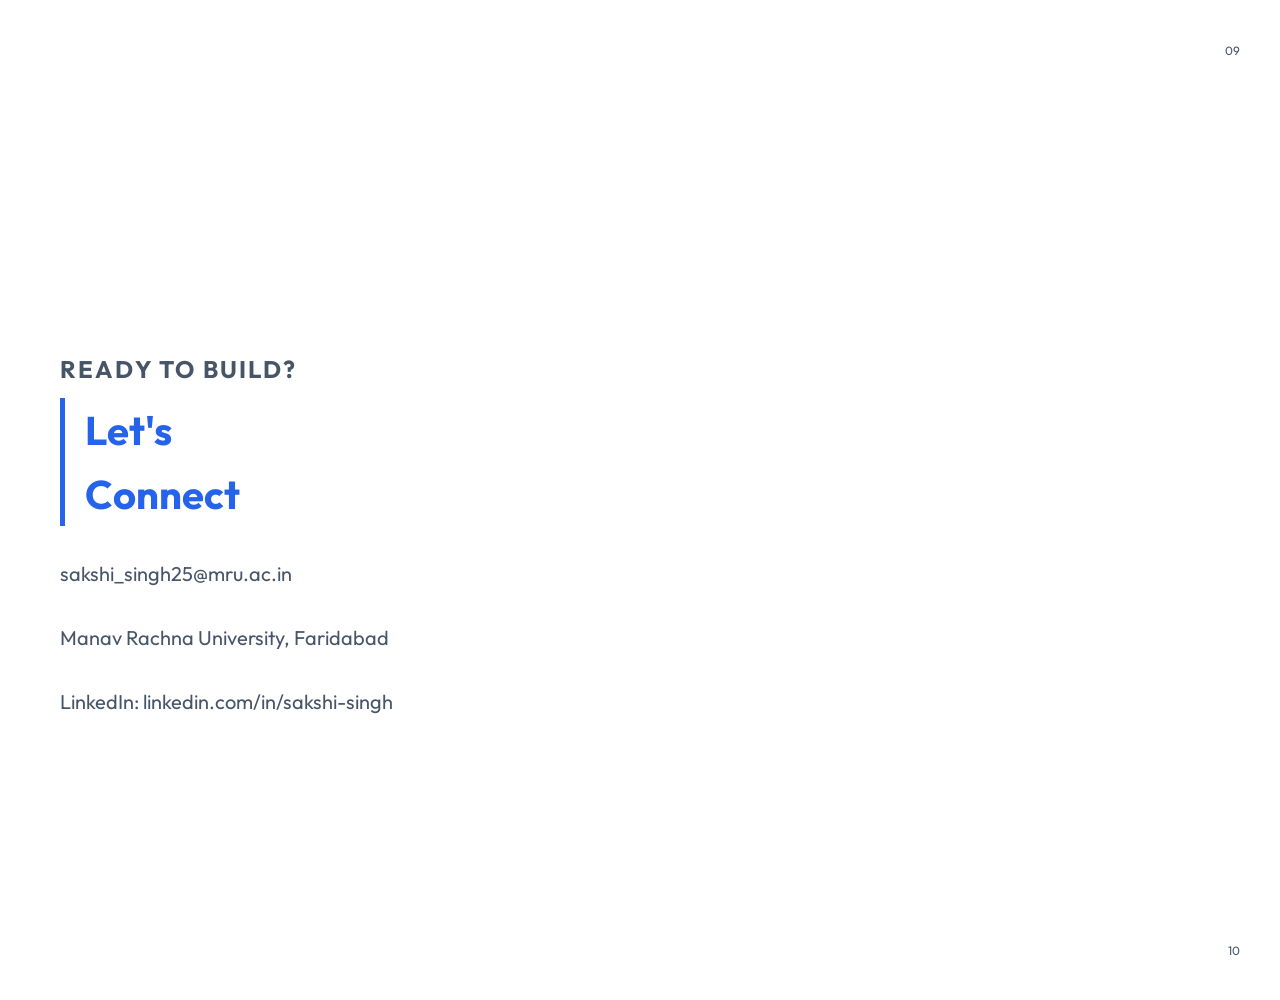
<file: full_portfolio_template.html>
<!DOCTYPE html>
<html lang="en">
<head>
    <meta charset="UTF-8">
    <meta name="viewport" content="width=device-width, initial-scale=1.0">
    <title>Full Portfolio | Sakshi Singh</title>
    <link href="https://fonts.googleapis.com/css2?family=Outfit:wght@300;400;600;800&display=swap" rel="stylesheet">
    <style>
        :root {
            --primary: #2563eb;
            --text: #0f172a;
            --muted: #475569;
            --bg: #ffffff;
        }

        @media print {
            .page { page-break-after: always; height: 100vh; overflow: hidden; }
            body { background: var(--bg); -webkit-print-color-adjust: exact; print-color-adjust: exact; }
        }

        * { margin: 0; padding: 0; box-sizing: border-box; }
        body { font-family: 'Outfit', sans-serif; color: var(--text); background: var(--bg); line-height: 1.6; }

        .page { padding: 60px; display: flex; flex-direction: column; justify-content: center; min-height: 100vh; position: relative; }
        .page-number { position: absolute; bottom: 40px; right: 40px; color: var(--muted); font-size: 12px; }

        h1 { font-size: 4rem; font-weight: 800; margin-bottom: 1rem; color: white; }
        h1 span { color: var(--primary); }
        h2 { font-size: 2.5rem; color: var(--primary); margin-bottom: 2rem; border-left: 5px solid var(--primary); padding-left: 20px; }
        h3 { font-size: 1.5rem; color: var(--muted); text-transform: uppercase; letter-spacing: 2px; margin-bottom: 10px; }
        
        p { font-size: 1.25rem; color: var(--muted); max-width: 800px; margin-bottom: 2rem; }
        
        .profile-large { width: 300px; height: 300px; border-radius: 50%; border: 10px solid var(--primary); object-fit: cover; margin-bottom: 3rem; box-shadow: 0 0 50px rgba(59,130,246,0.4); }
        
        .grid { display: grid; grid-template-columns: 1fr 1fr; gap: 40px; margin-top: 2rem; }
        .card { background: rgba(255,255,255,0.05); padding: 40px; border-radius: 20px; border: 1px solid rgba(255,255,255,0.1); }
        .card h4 { color: var(--primary); margin-bottom: 15px; font-size: 1.5rem; }

        .project-img-full { width: 100%; height: 400px; border-radius: 20px; background-size: cover; background-position: center; border: 1px solid rgba(255,255,255,0.1); margin-bottom: 2rem; }

        .tagline { font-size: 1.5rem; font-weight: 300; opacity: 0.8; }
    </style>
</head>
<body>

    <!-- PAGE 1: COVER -->
    <div class="page text-center" style="align-items: center;">
        <img src="assets/profile.jpg" class="profile-large">
        <h1>Sakshi<span>.</span></h1>
        <p class="tagline">Creative Developer & AI Enthusiast</p>
        <p>B.Tech CSE AIML | Batch 2029</p>
        <div class="page-number">01</div>
    </div>

    <!-- PAGE 2: PHILOSOPHY -->
    <div class="page">
        <h3>Vision</h3>
        <h2>Bridging Logic and <br><span>Visual Excellence.</span></h2>
        <p>I believe that technology should not only be functional but breathtaking. In my first year of B.Tech, I am exploring the deep layers of Artificial Intelligence to build products that feel alive.</p>
        <p>This portfolio is a culmination of my academic foundation and my creative drive.</p>
        <div class="page-number">02</div>
    </div>

    <!-- PAGE 3: ACADEMIC JOURNEY -->
    <div class="page">
        <h3>Academia</h3>
        <h2>Manav Rachna <br><span>University</span></h2>
        <div class="card">
            <h4>B.Tech CSE (AI & ML)</h4>
            <p><strong>Timeline:</strong> 2025 - 2029</p>
            <p>Focusing on Data Structures, Discrete Math, and Neural Networks. Consistently maintaining top-tier academic performance while leading local student tech circles.</p>
        </div>
        <div class="page-number">03</div>
    </div>

    <!-- PAGE 4: TECH SKILLS I -->
    <div class="page">
        <h3>Arsenal</h3>
        <h2>Artificial <br><span>Intelligence</span></h2>
        <div class="grid">
            <div class="card">
                <h4>Data Analysis</h4>
                <p>Proficient in Python libraries like NumPy and Pandas for processing complex datasets.</p>
            </div>
            <div class="card">
                <h4>Predictive Modeling</h4>
                <p>Exploring regression and classification algorithms for real-world impact.</p>
            </div>
        </div>
        <div class="page-number">04</div>
    </div>

    <!-- PAGE 5: TECH SKILLS II -->
    <div class="page">
        <h3>Arsenal</h3>
        <h2>Frontend <br><span>Engineering</span></h2>
        <div class="grid">
            <div class="card">
                <h4>UI Architecture</h4>
                <p>Building high-performance interfaces with JavaScript and optimized CSS.</p>
            </div>
            <div class="card">
                <h4>Design Systems</h4>
                <p>Creating consistent, reusable component libraries with a focus on Glassmorphism.</p>
            </div>
        </div>
        <div class="page-number">05</div>
    </div>

    <!-- PAGE 6: PROJECT 1 -->
    <div class="page">
        <h3>Showcase</h3>
        <h2>Lumina <br><span>Dashboard</span></h2>
        <div class="project-img-full" style="background-image: url('assets/project1.png');"></div>
        <p>A flagship analytics platform designed for real-time AI model monitoring. Features high-density charts and a sleek dark-glass interface.</p>
        <div class="page-number">06</div>
    </div>

    <!-- PAGE 7: PROJECT 2 -->
    <div class="page">
        <h3>Showcase</h3>
        <h2>Nova <br><span>E-commerce</span></h2>
        <div class="project-img-full" style="background-image: url('assets/project2.png');"></div>
        <p>A luxury fashion experience that prioritizes minimalist design and ultra-smooth user transitions. 2026 Production.</p>
        <div class="page-number">07</div>
    </div>

    <!-- PAGE 8: BLOG/INSIGHTS -->
    <div class="page">
        <h3>Reflections</h3>
        <h2>Tech & <br><span>Research</span></h2>
        <div class="card">
            <h4>"The 2029 Vision"</h4>
            <p>Published research interests in how AI will automate frontend layout generation by the time I graduate.</p>
        </div>
        <p>Exploring the ethics of AI and its role in modern workforce transformation.</p>
        <div class="page-number">08</div>
    </div>

    <!-- PAGE 9: COLLABORATIONS -->
    <div class="page">
        <h3>Network</h3>
        <h2>Community <br><span>Impact</span></h2>
        <p>Active member of the MRU Tech Club. Collaborating with cross-disciplinary teams to integrate AI solutions into university infrastructure projects.</p>
        <div class="grid">
            <div class="card">
                <h4>Leadership</h4>
                <p>Leading the Freshman Coding Sync circle.</p>
            </div>
        </div>
        <div class="page-number">09</div>
    </div>

    <!-- PAGE 10: CONTACT -->
    <div class="page text-center">
        <h3>Ready to build?</h3>
        <h2>Let's <br><span>Connect</span></h2>
        <p>sakshi_singh25@mru.ac.in</p>
        <p>Manav Rachna University, Faridabad</p>
        <p>LinkedIn: linkedin.com/in/sakshi-singh</p>
        <div class="page-number">10</div>
    </div>

</body>
</html>
</file>
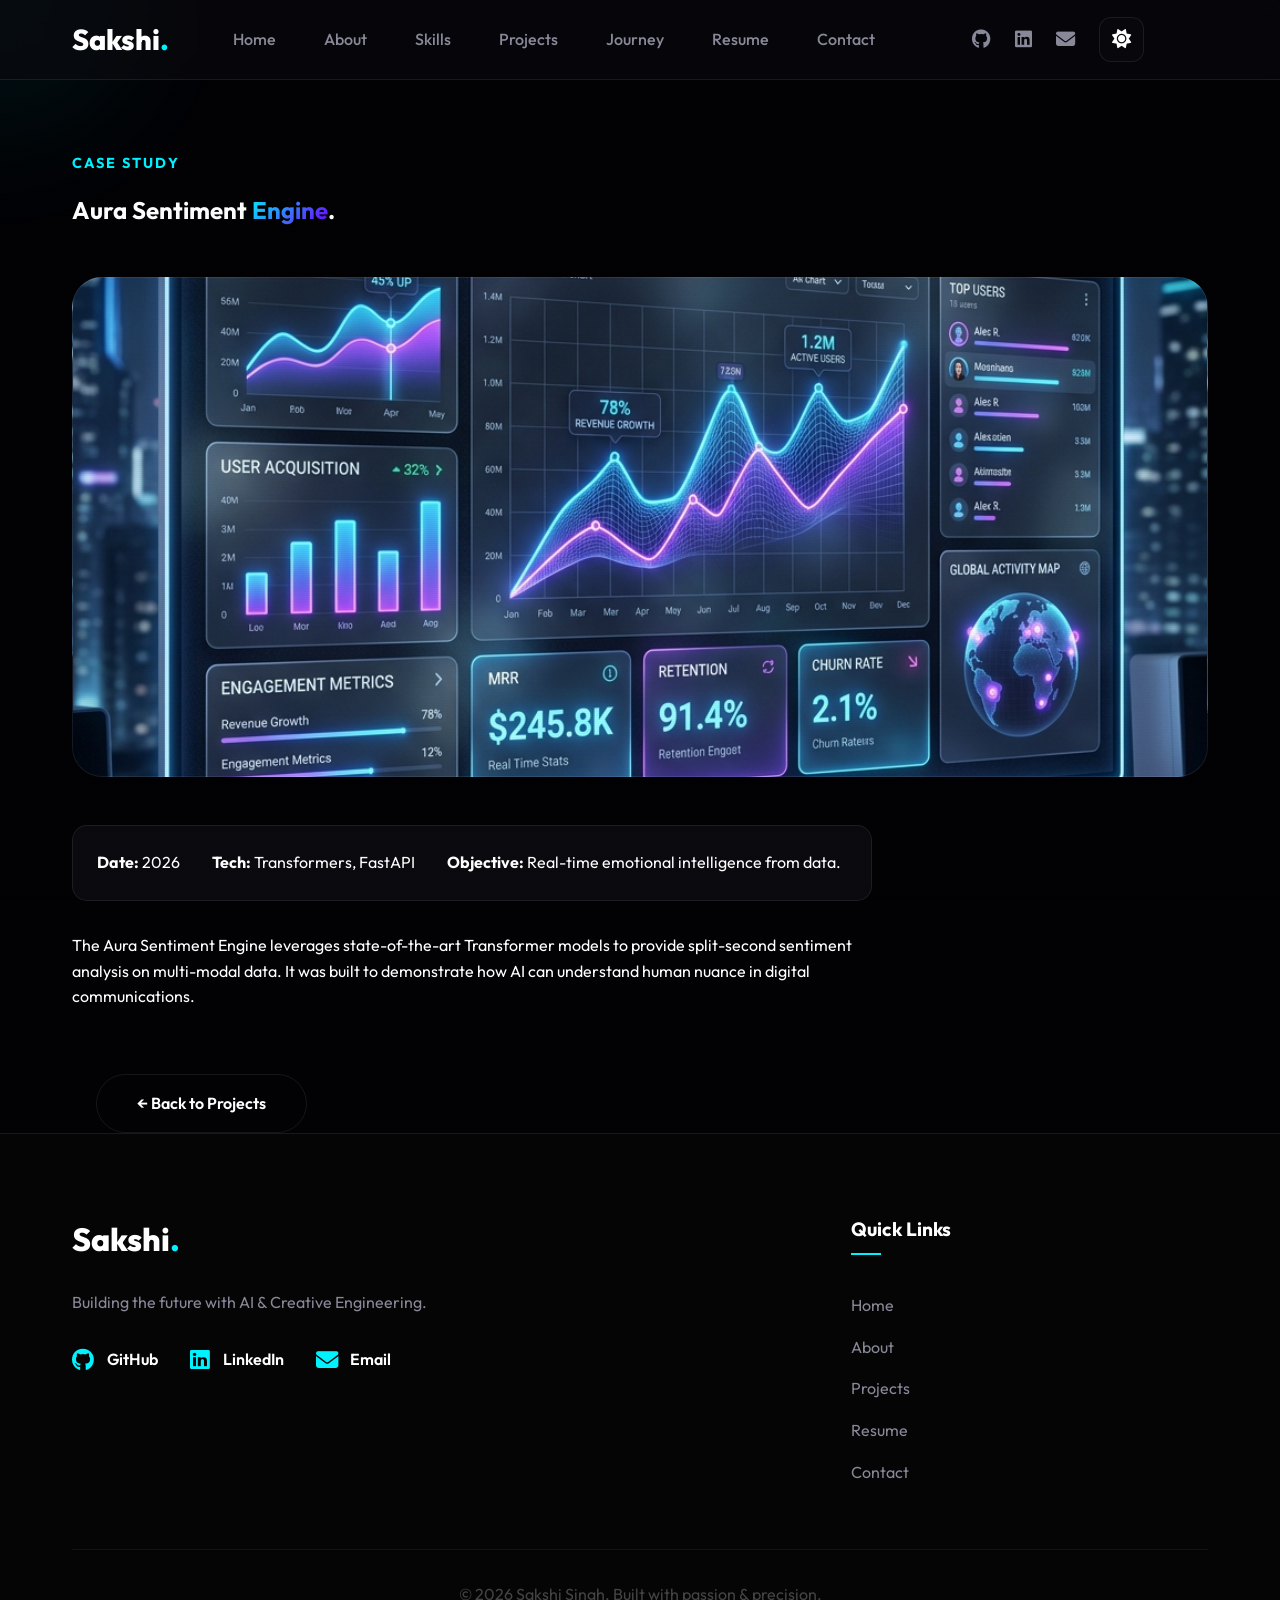
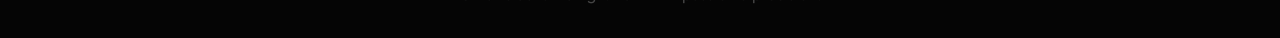
<file: project-1.html>
<!DOCTYPE html>
<html lang="en">
<head>
    <meta charset="UTF-8">
    <meta name="viewport" content="width=device-width, initial-scale=1.0">
    <title>Aura Sentiment Engine | Case Study</title>
    <link href="https://fonts.googleapis.com/css2?family=Outfit:wght@300;400;600;800&display=swap" rel="stylesheet">
    <link rel="stylesheet" href="style.css">
</head>
<body class="light-theme">
    <main class="sub-page">
        <section class="container section">
            <h3 class="section-tag">Case Study</h3>
            <h1>Aura Sentiment <span class="gradient-text">Engine</span>.</h1>
            <div class="project-hero-img" id="img-project-1"></div>
            
            <div class="case-study-content">
                <div class="meta">
                    <div class="meta-item"><strong>Date:</strong> 2026</div>
                    <div class="meta-item"><strong>Tech:</strong> Transformers, FastAPI</div>
                    <div class="meta-item"><strong>Objective:</strong> Real-time emotional intelligence from data.</div>
                </div>
                <p>The Aura Sentiment Engine leverages state-of-the-art Transformer models to provide split-second sentiment analysis on multi-modal data. It was built to demonstrate how AI can understand human nuance in digital communications.</p>
            </div>
            <a href="projects.html" class="btn btn-secondary">← Back to Projects</a>
        </section>
    </main>
    <script src="layout.js"></script>
    <script src="main.js"></script>
</body>
</html>
</file>
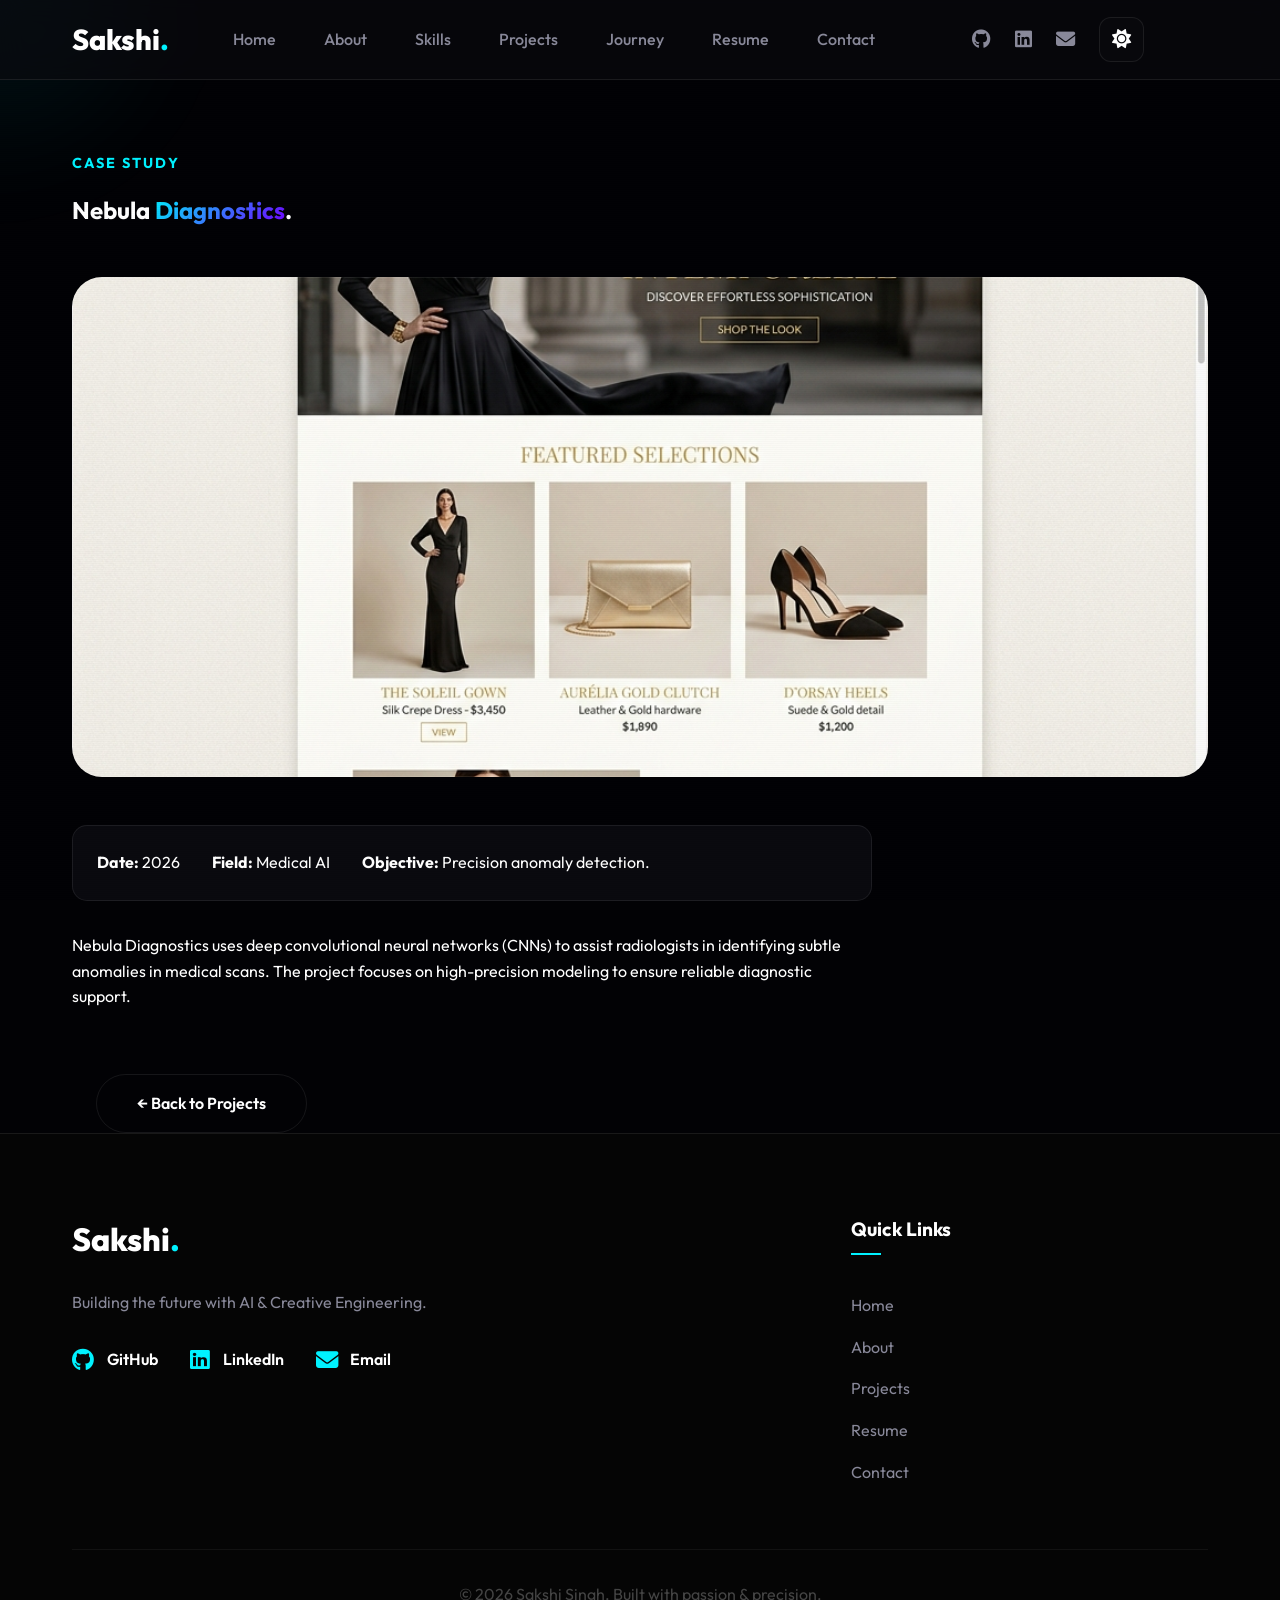
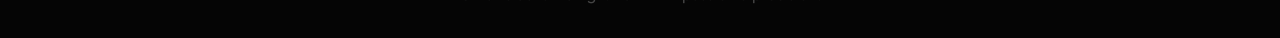
<file: project-2.html>
<!DOCTYPE html>
<html lang="en">
<head>
    <meta charset="UTF-8">
    <meta name="viewport" content="width=device-width, initial-scale=1.0">
    <title>Nebula Diagnostics | Case Study</title>
    <link href="https://fonts.googleapis.com/css2?family=Outfit:wght@300;400;600;800&display=swap" rel="stylesheet">
    <link rel="stylesheet" href="style.css">
</head>
<body class="light-theme">
    <main class="sub-page">
        <section class="container section">
            <h3 class="section-tag">Case Study</h3>
            <h1>Nebula <span class="gradient-text">Diagnostics</span>.</h1>
            <div class="project-hero-img" id="img-project-2"></div>
            
            <div class="case-study-content">
                <div class="meta">
                    <div class="meta-item"><strong>Date:</strong> 2026</div>
                    <div class="meta-item"><strong>Field:</strong> Medical AI</div>
                    <div class="meta-item"><strong>Objective:</strong> Precision anomaly detection.</div>
                </div>
                <p>Nebula Diagnostics uses deep convolutional neural networks (CNNs) to assist radiologists in identifying subtle anomalies in medical scans. The project focuses on high-precision modeling to ensure reliable diagnostic support.</p>
            </div>
            <a href="projects.html" class="btn btn-secondary">← Back to Projects</a>
        </section>
    </main>
    <script src="layout.js"></script>
    <script src="main.js"></script>
</body>
</html>
</file>
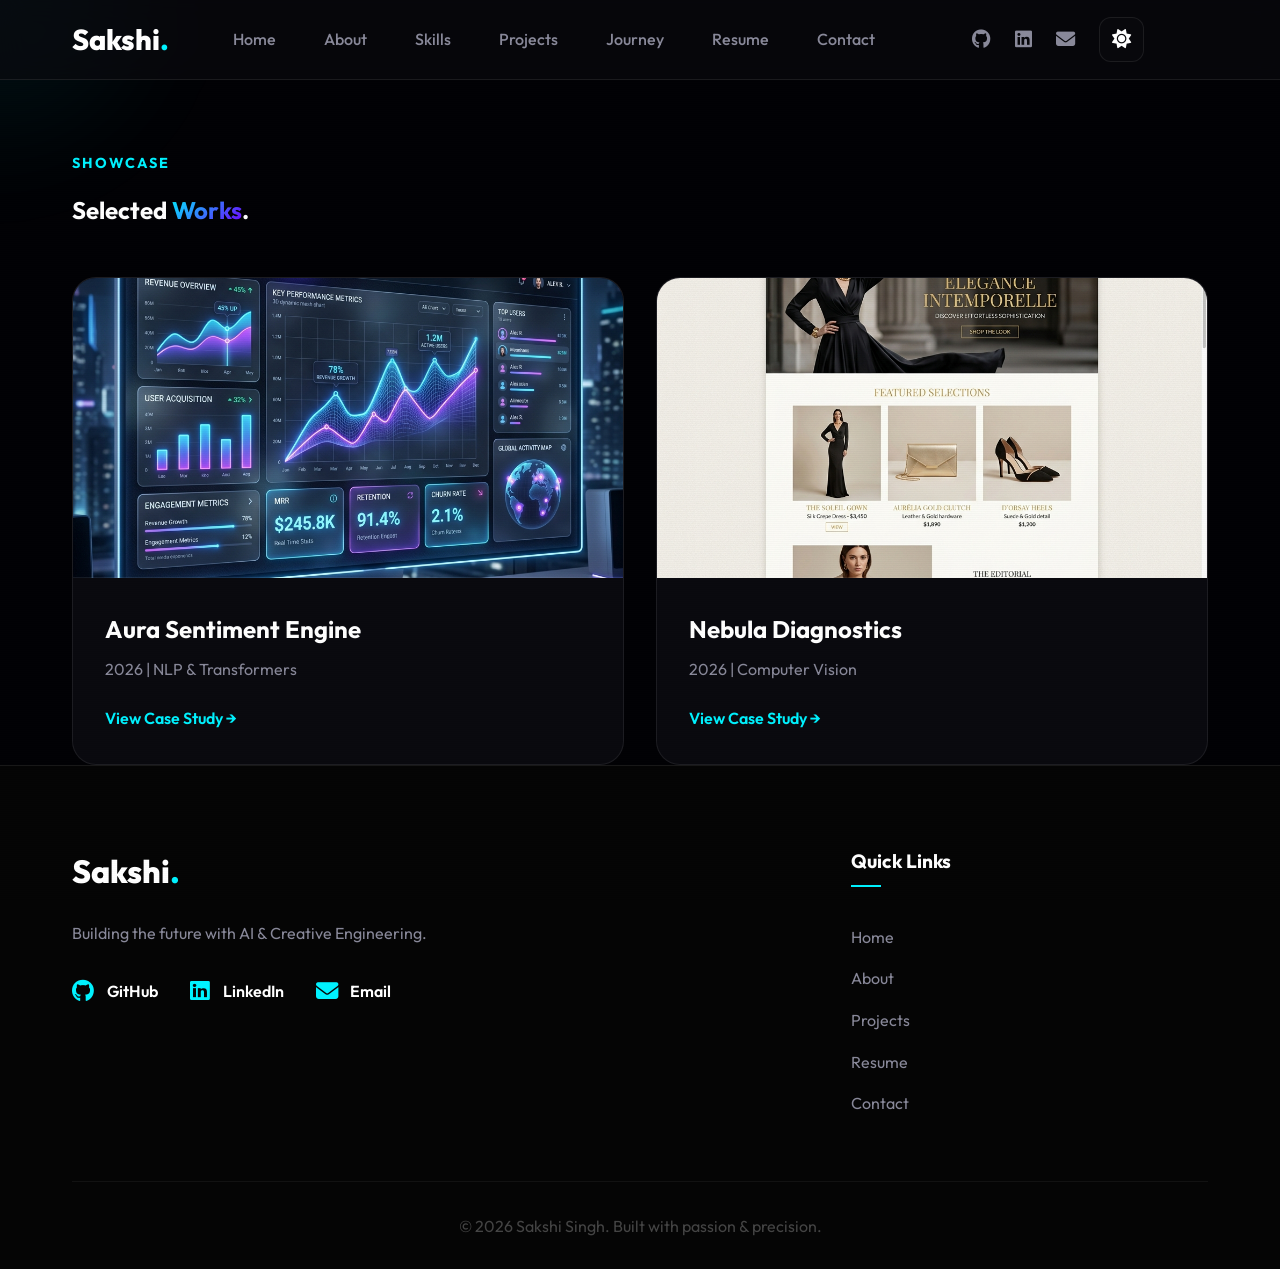
<file: projects.html>
<!DOCTYPE html>
<html lang="en">
<head>
    <meta charset="UTF-8">
    <meta name="viewport" content="width=device-width, initial-scale=1.0">
    <title>Projects | Sakshi Singh</title>
    <meta name="description" content="Explore the portfolio of Sakshi Singh, featuring AI dashboards, web applications, and creative coding projects.">
    <meta property="og:title" content="Projects by Sakshi Singh">
    <meta property="og:description" content="A gallery of featured works in AI, ML, and Web Development.">
    <link href="https://fonts.googleapis.com/css2?family=Outfit:wght@300;400;600;800&display=swap" rel="stylesheet">
    <link rel="stylesheet" href="style.css">
</head>
<body class="dark-theme">
    <main class="sub-page">
        <section class="container section">
            <h3 class="section-tag">Showcase</h3>
            <h1>Selected <span class="gradient-text">Works</span>.</h1>
            
            <div class="project-grid">
                <div class="project-card">
                    <div class="project-img" id="img-project-1"></div>
                    <div class="project-info">
                        <h4>Aura Sentiment Engine</h4>
                        <p>2026 | NLP & Transformers</p>
                        <a href="project-1.html" class="project-link">View Case Study →</a>
                    </div>
                </div>
                <div class="project-card">
                    <div class="project-img" id="img-project-2"></div>
                    <div class="project-info">
                        <h4>Nebula Diagnostics</h4>
                        <p>2026 | Computer Vision</p>
                        <a href="project-2.html" class="project-link">View Case Study →</a>
                    </div>
                </div>
            </div>
        </section>
    </main>
    <script src="layout.js"></script>
    <script src="main.js"></script>
</body>
</html>
</file>
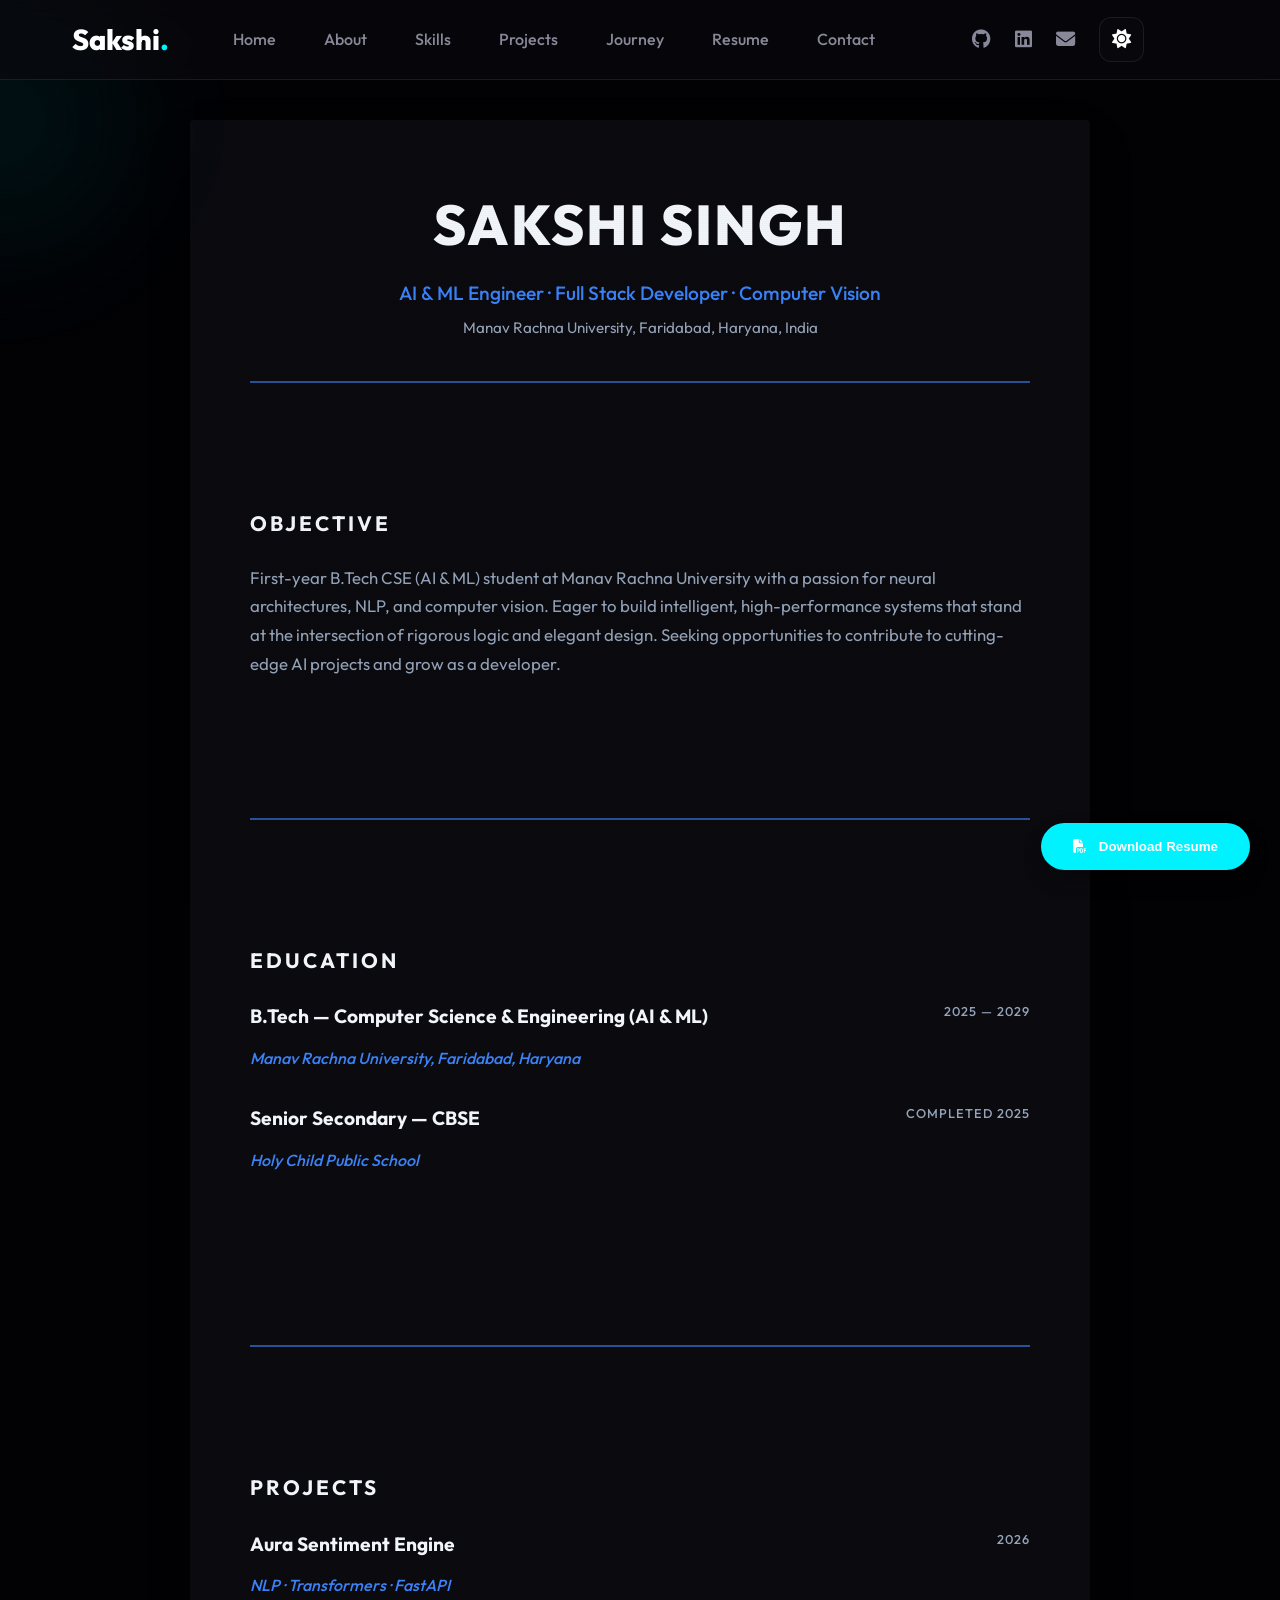
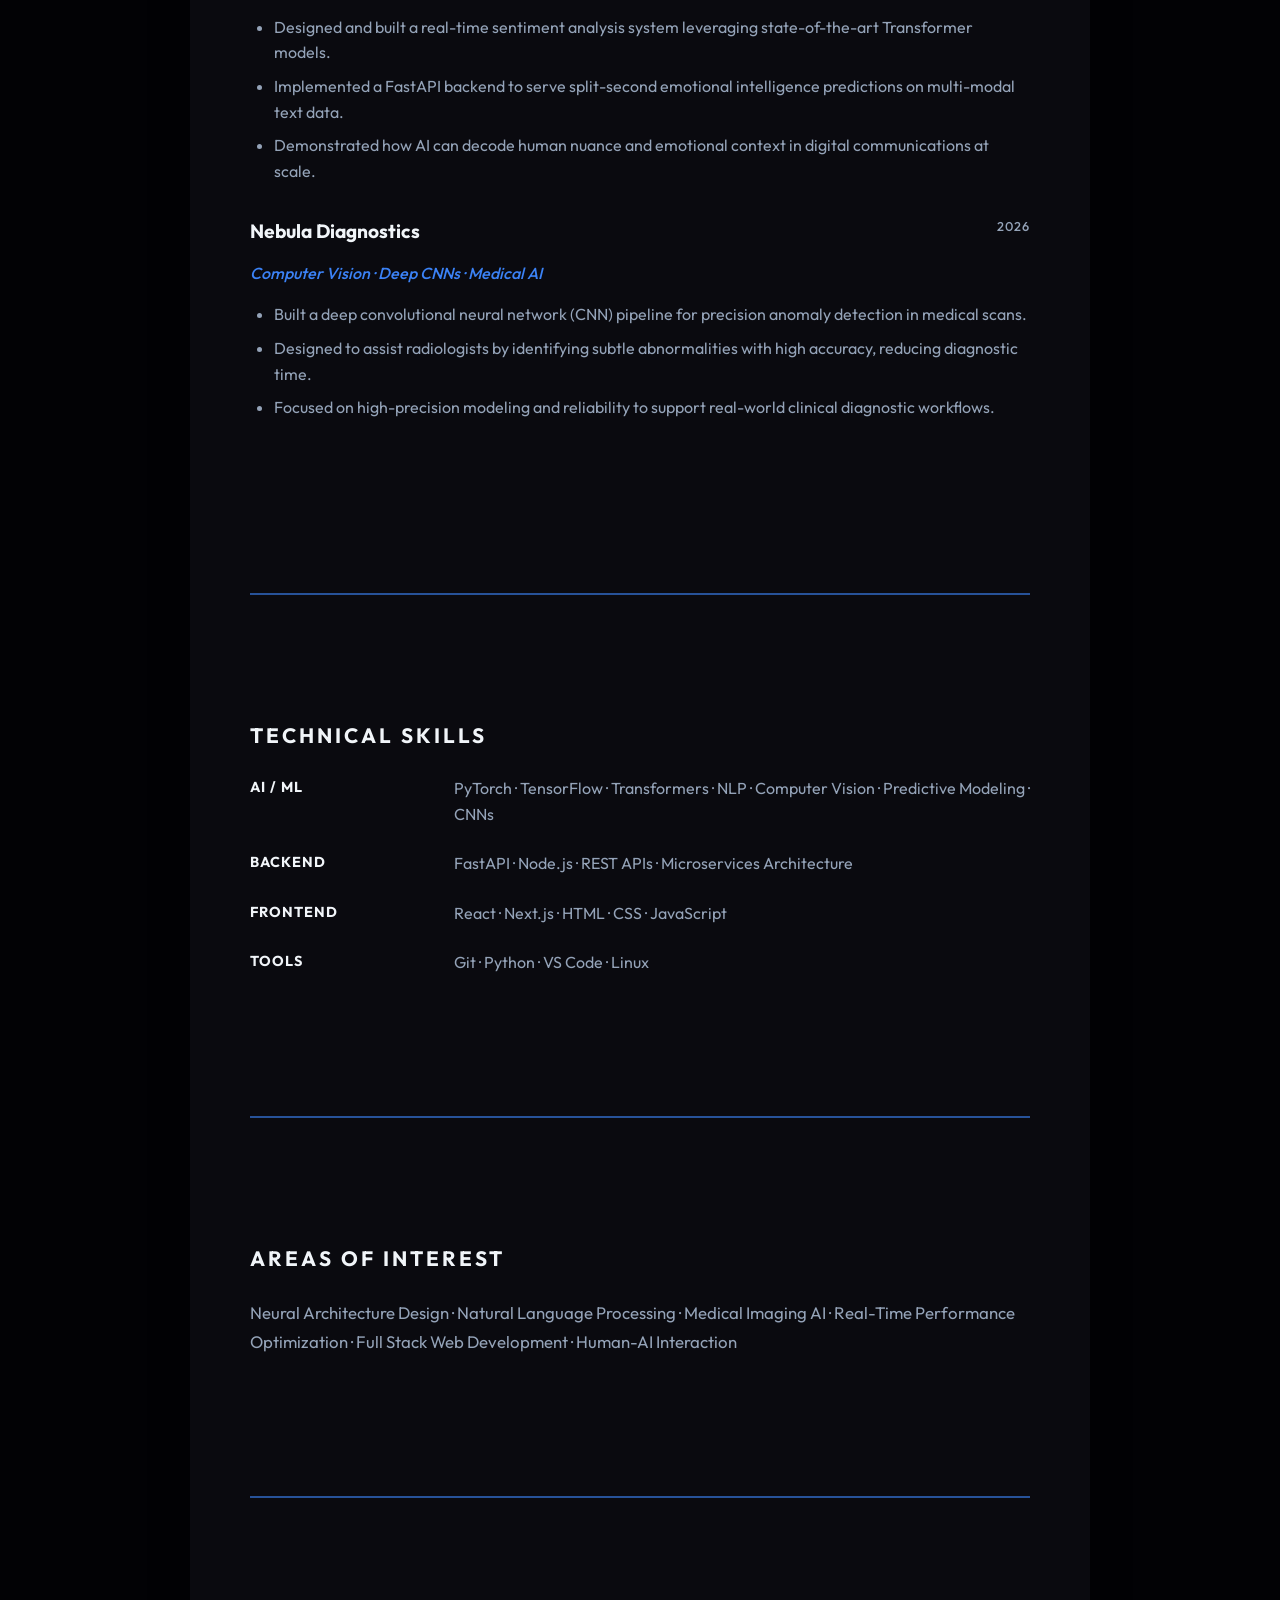
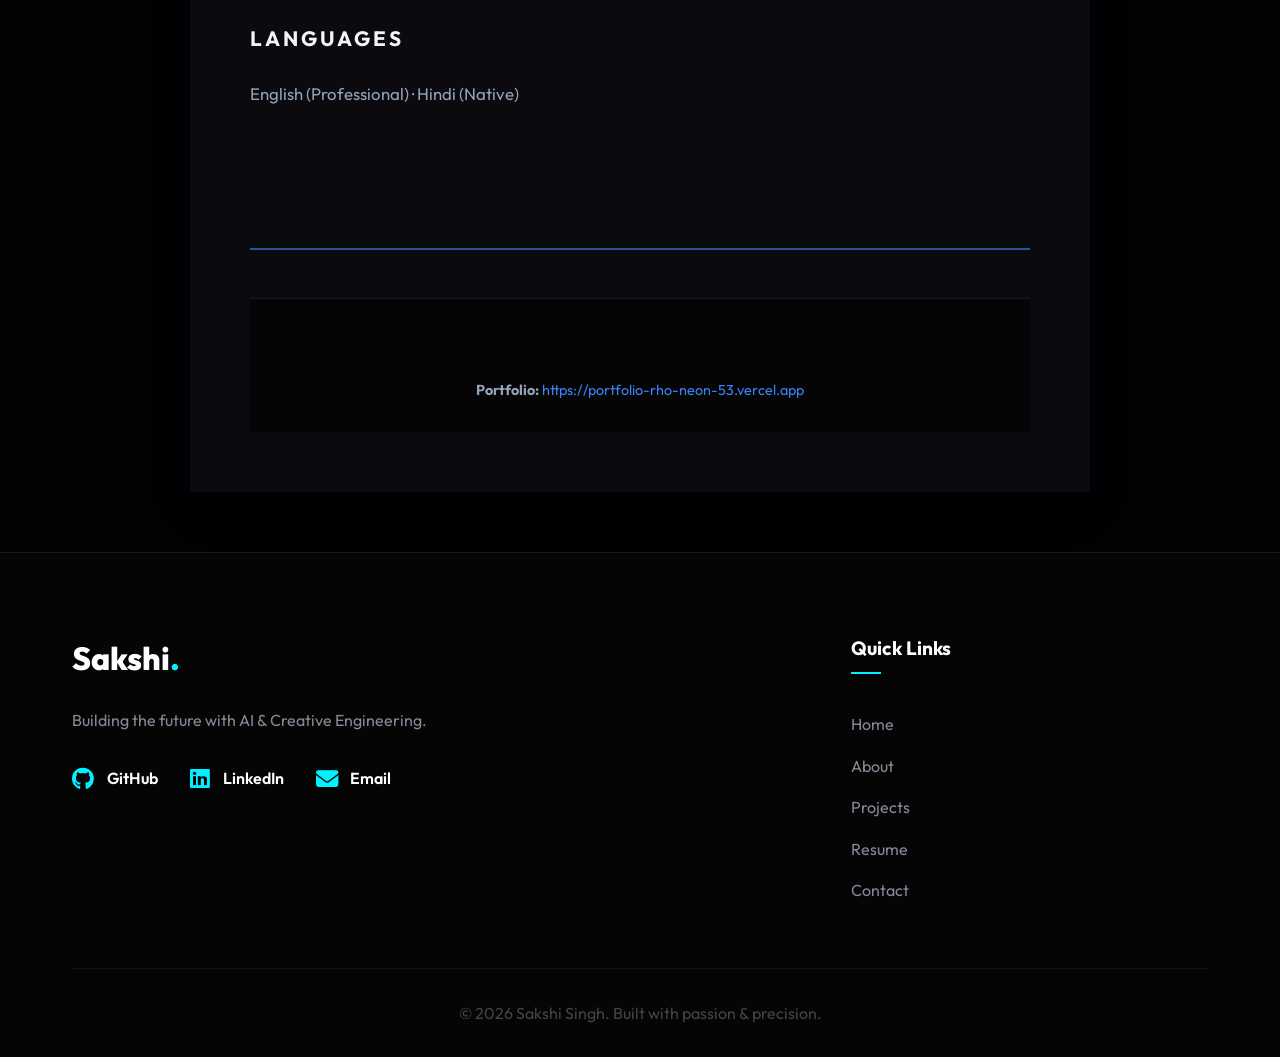
<file: resume.html>
<!DOCTYPE html>
<html lang="en">
<head>
    <meta charset="UTF-8">
    <meta name="viewport" content="width=device-width, initial-scale=1.0">
    <title>Resume | Sakshi Singh</title>
    <link rel="preconnect" href="https://fonts.googleapis.com">
    <link rel="preconnect" href="https://fonts.gstatic.com" crossorigin>
    <link href="https://fonts.googleapis.com/css2?family=Outfit:wght@300;400;500;600;700;800&display=swap" rel="stylesheet">
    <link rel="stylesheet" href="style.css">
    <style>
        :root {
            --resume-primary: #3b82f6;
            --resume-text: #1a1a1a;
            --resume-muted: #4b5563;
            --resume-bg: #ffffff;
            --resume-border: #e5e7eb;
        }

        [data-theme="dark"] {
            --resume-bg: #0a0a0f;
            --resume-text: #f1f5f9;
            --resume-muted: #94a3b8;
            --resume-border: rgba(255,255,255,0.1);
        }

        body {
            background-color: var(--bg-main);
            color: var(--text-main);
            transition: none; /* Disable theme transitions for resume layout stability */
        }

        .resume-page {
            max-width: 900px;
            margin: 120px auto 60px;
            padding: 60px;
            background: var(--resume-bg);
            color: var(--resume-text);
            box-shadow: 0 20px 50px rgba(0,0,0,0.1);
            border-radius: 4px;
            font-family: 'Outfit', sans-serif;
        }

        @media print {
            .no-print, .glass-nav, footer, .theme-toggle, .cursor-glow, .bg-noise {
                display: none !important;
            }
            body { background: white !important; padding: 0 !important; }
            .resume-page {
                margin: 0 !important;
                padding: 0 !important;
                box-shadow: none !important;
                max-width: 100% !important;
                background: white !important;
                color: black !important;
            }
            .resume-header h1 { color: #1a1a1a !important; }
            .resume-header .line { background: #3b82f6 !important; }
        }

        .resume-header {
            text-align: center;
            margin-bottom: 2.5rem;
        }

        .resume-header h1 {
            font-size: 3.5rem;
            font-weight: 800;
            letter-spacing: 2px;
            margin-bottom: 0.5rem;
            text-transform: uppercase;
        }

        .resume-header .tagline {
            color: var(--resume-primary);
            font-size: 1.2rem;
            font-weight: 500;
            margin-bottom: 0.5rem;
        }

        .resume-header .location {
            color: var(--resume-muted);
            font-size: 0.95rem;
        }

        .line {
            height: 2px;
            background: var(--resume-primary);
            width: 100%;
            margin: 1.5rem 0;
            opacity: 0.6;
        }

        .resume-section {
            margin-bottom: 2.5rem;
        }

        .resume-section h2 {
            font-size: 1.3rem;
            font-weight: 700;
            letter-spacing: 3px;
            text-transform: uppercase;
            margin-bottom: 1.5rem;
            color: var(--resume-text);
        }

        .resume-content p {
            line-height: 1.7;
            color: var(--resume-muted);
            font-size: 1.05rem;
        }

        .experience-item {
            margin-bottom: 2rem;
        }

        .experience-header {
            display: flex;
            justify-content: space-between;
            align-items: flex-start;
            margin-bottom: 0.5rem;
        }

        .experience-header h3 {
            font-size: 1.2rem;
            font-weight: 700;
        }

        .experience-header .date {
            color: var(--resume-muted);
            font-weight: 500;
        }

        .experience-sub {
            color: var(--resume-primary);
            font-weight: 500;
            margin-bottom: 1rem;
            font-style: italic;
        }

        .experience-list {
            list-style: disc;
            margin-left: 1.5rem;
            color: var(--resume-muted);
        }

        .experience-list li {
            margin-bottom: 0.5rem;
        }

        .skills-grid-resume {
            display: grid;
            grid-template-columns: 180px 1fr;
            gap: 1.5rem;
        }

        .skill-category {
            font-weight: 700;
            text-transform: uppercase;
            letter-spacing: 1px;
            font-size: 0.9rem;
        }

        .skill-values {
            color: var(--resume-muted);
            line-height: 1.6;
        }

        .footer-resume {
            text-align: center;
            margin-top: 3rem;
            color: var(--resume-muted);
            font-size: 0.9rem;
        }

        .footer-resume a {
            color: var(--resume-primary);
            text-decoration: none;
        }

        .print-btn-container {
            position: fixed;
            bottom: 30px;
            right: 30px;
            z-index: 1001;
        }

        .btn-print {
            padding: 1rem 2rem;
            background: var(--primary);
            color: white;
            border-radius: 50px;
            text-decoration: none;
            font-weight: 700;
            box-shadow: 0 10px 20px rgba(0,0,0,0.2);
            border: none;
            cursor: pointer;
            display: flex;
            align-items: center;
            gap: 0.8rem;
            transition: var(--transition);
        }

        .btn-print:hover {
            transform: translateY(-5px);
            box-shadow: 0 15px 30px rgba(0,0,0,0.3);
        }
    </style>
</head>
<body data-theme="dark">
    
    <div class="print-btn-container no-print">
        <button onclick="window.print()" class="btn-print">
            <i class="fas fa-file-pdf"></i> Download Resume
        </button>
    </div>

    <main class="resume-page">
        <header class="resume-header">
            <h1>Sakshi Singh</h1>
            <p class="tagline">AI & ML Engineer · Full Stack Developer · Computer Vision</p>
            <p class="location">Manav Rachna University, Faridabad, Haryana, India</p>
        </header>

        <div class="line"></div>

        <section class="resume-section">
            <h2>Objective</h2>
            <div class="resume-content">
                <p>First-year B.Tech CSE (AI & ML) student at Manav Rachna University with a passion for neural architectures, NLP, and computer vision. Eager to build intelligent, high-performance systems that stand at the intersection of rigorous logic and elegant design. Seeking opportunities to contribute to cutting-edge AI projects and grow as a developer.</p>
            </div>
        </section>

        <div class="line"></div>

        <section class="resume-section">
            <h2>Education</h2>
            <div class="experience-item">
                <div class="experience-header">
                    <h3>B.Tech — Computer Science & Engineering (AI & ML)</h3>
                    <span class="date">2025 — 2029</span>
                </div>
                <p class="experience-sub">Manav Rachna University, Faridabad, Haryana</p>
            </div>
            <div class="experience-item">
                <div class="experience-header">
                    <h3>Senior Secondary — CBSE</h3>
                    <span class="date">Completed 2025</span>
                </div>
                <p class="experience-sub">Holy Child Public School</p>
            </div>
        </section>

        <div class="line"></div>

        <section class="resume-section">
            <h2>Projects</h2>
            <div class="experience-item">
                <div class="experience-header">
                    <h3>Aura Sentiment Engine</h3>
                    <span class="date">2026</span>
                </div>
                <p class="experience-sub">NLP · Transformers · FastAPI</p>
                <ul class="experience-list">
                    <li>Designed and built a real-time sentiment analysis system leveraging state-of-the-art Transformer models.</li>
                    <li>Implemented a FastAPI backend to serve split-second emotional intelligence predictions on multi-modal text data.</li>
                    <li>Demonstrated how AI can decode human nuance and emotional context in digital communications at scale.</li>
                </ul>
            </div>
            <div class="experience-item">
                <div class="experience-header">
                    <h3>Nebula Diagnostics</h3>
                    <span class="date">2026</span>
                </div>
                <p class="experience-sub">Computer Vision · Deep CNNs · Medical AI</p>
                <ul class="experience-list">
                    <li>Built a deep convolutional neural network (CNN) pipeline for precision anomaly detection in medical scans.</li>
                    <li>Designed to assist radiologists by identifying subtle abnormalities with high accuracy, reducing diagnostic time.</li>
                    <li>Focused on high-precision modeling and reliability to support real-world clinical diagnostic workflows.</li>
                </ul>
            </div>
        </section>

        <div class="line"></div>

        <section class="resume-section">
            <h2>Technical Skills</h2>
            <div class="skills-grid-resume">
                <div class="skill-category">AI / ML</div>
                <div class="skill-values">PyTorch · TensorFlow · Transformers · NLP · Computer Vision · Predictive Modeling · CNNs</div>
                
                <div class="skill-category">Backend</div>
                <div class="skill-values">FastAPI · Node.js · REST APIs · Microservices Architecture</div>
                
                <div class="skill-category">Frontend</div>
                <div class="skill-values">React · Next.js · HTML · CSS · JavaScript</div>
                
                <div class="skill-category">Tools</div>
                <div class="skill-values">Git · Python · VS Code · Linux</div>
            </div>
        </section>

        <div class="line"></div>

        <section class="resume-section">
            <h2>Areas of Interest</h2>
            <div class="resume-content">
                <p>Neural Architecture Design · Natural Language Processing · Medical Imaging AI · Real-Time Performance Optimization · Full Stack Web Development · Human-AI Interaction</p>
            </div>
        </section>

        <div class="line"></div>

        <section class="resume-section">
            <h2>Languages</h2>
            <div class="resume-content">
                <p>English (Professional) · Hindi (Native)</p>
            </div>
        </section>

        <div class="line"></div>

        <footer class="footer-resume">
            <p><strong>Portfolio:</strong> <a href="https://portfolio-rho-neon-53.vercel.app" target="_blank">https://portfolio-rho-neon-53.vercel.app</a></p>
        </footer>
    </main>

    <script src="layout.js"></script>
    <script src="main.js"></script>
</body>
</html>
</file>
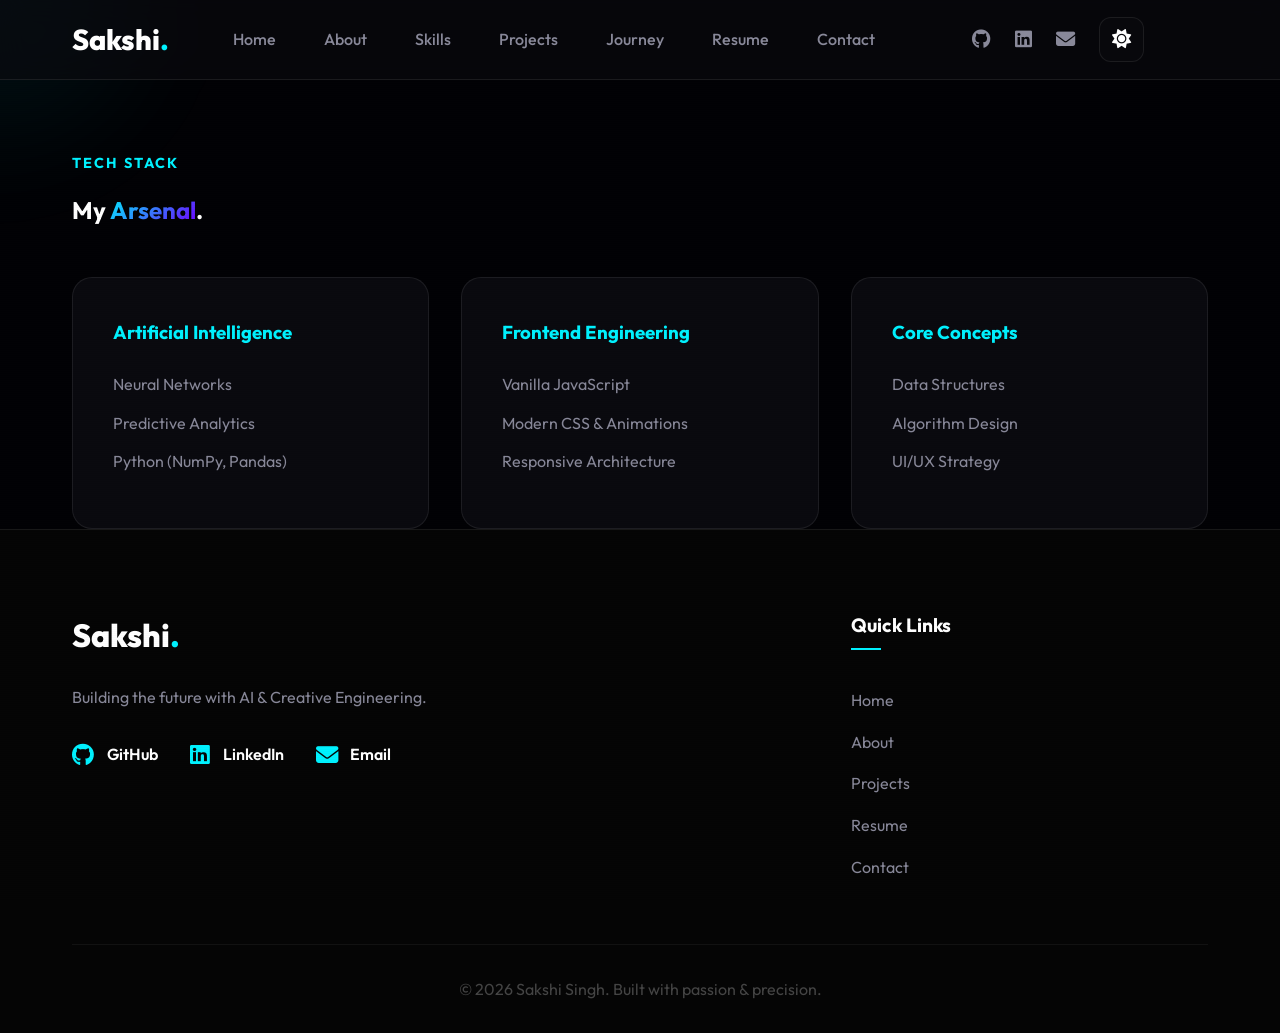
<file: skills.html>
<!DOCTYPE html>
<html lang="en">
<head>
    <meta charset="UTF-8">
    <meta name="viewport" content="width=device-width, initial-scale=1.0">
    <title>Technical Skills | Sakshi Singh</title>
    <link href="https://fonts.googleapis.com/css2?family=Outfit:wght@300;400;600;800&display=swap" rel="stylesheet">
    <link rel="stylesheet" href="style.css">
</head>
<body class="dark-theme">
    <main class="sub-page">
        <section class="container section">
            <h3 class="section-tag">Tech Stack</h3>
            <h1>My <span class="gradient-text">Arsenal</span>.</h1>
            
            <div class="skills-grid-detailed">
                <div class="category">
                    <h3>Artificial Intelligence</h3>
                    <ul>
                        <li>Neural Networks</li>
                        <li>Predictive Analytics</li>
                        <li>Python (NumPy, Pandas)</li>
                    </ul>
                </div>
                <div class="category">
                    <h3>Frontend Engineering</h3>
                    <ul>
                        <li>Vanilla JavaScript</li>
                        <li>Modern CSS & Animations</li>
                        <li>Responsive Architecture</li>
                    </ul>
                </div>
                <div class="category">
                    <h3>Core Concepts</h3>
                    <ul>
                        <li>Data Structures</li>
                        <li>Algorithm Design</li>
                        <li>UI/UX Strategy</li>
                    </ul>
                </div>
            </div>
        </section>
    </main>
    <script src="layout.js"></script>
    <script src="main.js"></script>
</body>
</html>
</file>
<file: style.css>
:root {
    --bg-main: #020205; /* Deeper cosmic black */
    --bg-card: #0a0a0f;
    --primary: #00f2ff; /* Electric Cyan */
    --secondary: #7000ff; /* Deep Purple */
    --accent: #ff007a;
    --text-main: #ffffff;
    --text-muted: #888899;
    --glass-background: rgba(10, 10, 15, 0.6);
    --glass-border: rgba(255, 255, 255, 0.08);
    --font-main: 'Outfit', sans-serif;
    --transition: all 0.4s cubic-bezier(0.16, 1, 0.3, 1);
    --neon-glow: 0 0 15px rgba(0, 242, 255, 0.4);
    --border-glow: linear-gradient(135deg, var(--primary), var(--secondary));
    --cursor-bg: rgba(0, 242, 255, 0.08);
}

[data-theme="light"] {
    --bg-main: #f8fafc;
    --bg-card: #ffffff;
    --primary: #3b82f6; 
    --secondary: #8b5cf6;
    --accent: #d946ef;
    --text-main: #0f172a;
    --text-muted: #64748b;
    --glass-background: rgba(255, 255, 255, 0.7);
    --glass-border: rgba(0, 0, 0, 0.05);
    --neon-glow: 0 0 15px rgba(59, 130, 246, 0.2);
    --cursor-bg: rgba(59, 130, 246, 0.05);
}



* {
    margin: 0;
    padding: 0;
    box-sizing: border-box;
    scroll-behavior: smooth;
}

body {
    background-color: var(--bg-main);
    color: var(--text-main);
    font-family: var(--font-main);
    line-height: 1.6;
    overflow-x: hidden;
    transition: background-color 0.4s ease, color 0.4s ease;
}

[data-theme="light"] body::after {
    opacity: 0.05;
}

[data-theme="light"] .mesh-bg {
    opacity: 0.1;
}

[data-theme="light"] .hero h1 {
    background: linear-gradient(to bottom, var(--text-main), var(--text-muted));
    -webkit-background-clip: text;
}


.container {
    max-width: 1200px;
    margin: 0 auto;
    padding: 0 2rem;
}

/* Cursor Glow */
.cursor-glow {
    position: fixed;
    width: 400px;
    height: 400px;
    background: radial-gradient(circle, var(--cursor-bg) 0%, transparent 70%);
    border-radius: 50%;
    pointer-events: none;
    transform: translate(-50%, -50%);
    z-index: 1;
    filter: blur(40px);
}

/* Scanline Effect */
body::after {
    content: " ";
    display: block;
    position: fixed;
    top: 0; left: 0; bottom: 0; right: 0;
    background: linear-gradient(rgba(18, 16, 16, 0) 50%, rgba(0, 0, 0, 0.1) 50%), linear-gradient(90deg, rgba(255, 0, 0, 0.03), rgba(0, 255, 0, 0.01), rgba(0, 0, 255, 0.03));
    z-index: 999;
    background-size: 100% 2px, 3px 100%;
    pointer-events: none;
    opacity: 0.15;
}

/* Nav */
.glass-nav {
    position: fixed;
    top: 0;
    left: 0;
    width: 100%;
    height: 80px;
    z-index: 1000;
    background: var(--glass-background);
    backdrop-filter: blur(15px);
    -webkit-backdrop-filter: blur(15px);
    border-bottom: 1px solid var(--glass-border);
    display: flex;
    align-items: center;
}

.bg-noise {
    position: fixed;
    top: 0;
    left: 0;
    width: 100%;
    height: 100%;
    opacity: 0.03;
    z-index: 998;
    pointer-events: none;
    background-image: url('https://grainy-gradients.vercel.app/noise.svg');
}

.social-links-nav {
    display: flex;
    gap: 1.5rem;
    margin-left: 2rem;
}

.social-links-nav a {
    color: var(--text-muted);
    font-size: 1.2rem;
    transition: var(--transition);
}

.social-links-nav a:hover {
    color: var(--primary);
    transform: translateY(-3px);
    text-shadow: var(--neon-glow);
}

.nav-container {
    width: 100%;
    max-width: 1200px;
    margin: 0 auto;
    display: flex;
    justify-content: space-between;
    align-items: center;
    padding: 0 2rem;
}

.nav-actions {
    display: flex;
    align-items: center;
    gap: 1.5rem;
}

.theme-toggle {
    background: var(--glass-background);
    border: 1px solid var(--glass-border);
    color: var(--text-main);
    width: 45px;
    height: 45px;
    border-radius: 12px;
    cursor: pointer;
    display: flex;
    align-items: center;
    justify-content: center;
    font-size: 1.2rem;
    transition: var(--transition);
}

.theme-toggle:hover {
    border-color: var(--primary);
    color: var(--primary);
    transform: translateY(-2px);
    box-shadow: var(--neon-glow);
}

[data-theme="light"] .theme-toggle .fa-sun {
    display: none;
}

[data-theme="dark"] .theme-toggle .fa-moon {
    display: none;
}

/* Base theme is cosmic (dark) */
.theme-toggle .fa-moon {
    display: none;
}

[data-theme="light"] .theme-toggle .fa-moon {
    display: block;
}

[data-theme="light"] .theme-toggle .fa-sun {
    display: none;
}


.logo {
    font-size: 1.8rem;
    font-weight: 800;
    color: var(--text-main);
    text-decoration: none;
}

.logo span {
    color: var(--primary);
}

.nav-links {
    display: flex;
    list-style: none;
    gap: 3rem;
}

.nav-links a {
    text-decoration: none;
    color: var(--text-muted);
    font-weight: 500;
    transition: var(--transition);
}

.nav-links a:hover {
    color: var(--primary);
}

/* Sections */
section {
    padding: 100px 0;
}

.section-tag {
    text-transform: uppercase;
    color: var(--primary);
    letter-spacing: 2px;
    font-size: 0.9rem;
    margin-bottom: 1rem;
    display: inline-block;
}

.section-title {
    font-size: 3.5rem;
    font-weight: 800;
    margin-bottom: 3rem;
    line-height: 1.2;
}

.cta {
    background: var(--bg-card);
    border-top: 1px solid var(--glass-border);
    padding: 120px 0;
}

.cta p {
    font-size: 1.2rem;
    color: var(--text-muted);
}

/* Hero */
.hero {
    height: 100vh;
    display: flex;
    align-items: center;
    position: relative;
    overflow: hidden;
}

.mesh-bg {
    position: absolute;
    top: 0;
    left: 0;
    width: 100%;
    height: 100%;
    background: 
        radial-gradient(circle at 20% 30%, rgba(0, 242, 255, 0.05) 0%, transparent 40%),
        radial-gradient(circle at 80% 70%, rgba(112, 0, 255, 0.05) 0%, transparent 40%);
    z-index: -1;
    overflow: hidden;
}

/* Starfield Effect */
.mesh-bg::before {
    content: "";
    position: absolute;
    width: 2px;
    height: 2px;
    background: white;
    border-radius: 50%;
    box-shadow: 
        10vw 20vh 1px white, 30vw 50vh 1px white, 50vw 10vh 1px white, 
        70vw 80vh 1px white, 90vw 30vh 1px white, 15vw 90vh 1px white,
        45vw 40vh 1px white, 75vw 15vh 1px white, 5vw 60vh 1px white,
        85vw 70vh 1px white, 25vw 25vh 1px white, 65vw 55vh 1px white;
    animation: stars 100s linear infinite;
    opacity: 0.3;
}

@keyframes stars {
    from { transform: translateY(0); }
    to { transform: translateY(-1000px); }
}

@keyframes pulseBg {
    0% { opacity: 0.4; transform: scale(1); }
    100% { opacity: 0.7; transform: scale(1.05); }
}

.hero h2 {
    font-size: 1.5rem;
    font-weight: 400;
    color: var(--primary);
    text-transform: uppercase;
    letter-spacing: 5px;
    margin-bottom: 1rem;
}

.hero-grid {
    display: grid;
    grid-template-columns: 1.2fr 0.8fr;
    gap: 4rem;
    align-items: center;
}

.hero-image {
    display: flex;
    justify-content: center;
}

.hero h1 {
    font-size: 8rem;
    font-weight: 800;
    line-height: 0.9;
    margin-bottom: 2.5rem;
    letter-spacing: -3px;
    background: linear-gradient(to bottom, #fff, #888);
    -webkit-background-clip: text;
    -webkit-text-fill-color: transparent;
}

.hero h1 span {
    color: var(--primary);
    -webkit-text-fill-color: var(--primary);
    text-shadow: var(--neon-glow);
}

.hero p {
    font-size: 1.25rem;
    color: var(--text-muted);
    max-width: 600px;
    margin-bottom: 3rem;
}

/* Buttons */
.btn {
    display: inline-block;
    padding: 1rem 2.5rem;
    border-radius: 50px;
    text-decoration: none;
    font-weight: 600;
    transition: var(--transition);
    cursor: pointer;
    border: none;
    font-family: inherit;
}

.btn-primary {
    background: linear-gradient(135deg, var(--primary), var(--secondary));
    color: white;
    box-shadow: 0 10px 30px rgba(59, 130, 246, 0.4);
}

.btn-primary:hover {
    transform: translateY(-5px);
    box-shadow: 0 15px 40px rgba(59, 130, 246, 0.6);
}

.btn-secondary {
    background: transparent;
    color: var(--text-main);
    border: 1px solid var(--glass-border);
    margin-left: 1.5rem;
}

.btn-secondary:hover {
    background: var(--bg-card);
    border-color: var(--primary);
}

/* Animations */
.reveal-text {
    opacity: 0;
    transform: translateY(30px);
    animation: reveal 1s forwards cubic-bezier(0.16, 1, 0.3, 1);
}

.delay-1 { animation-delay: 0.2s; }
.delay-2 { animation-delay: 0.4s; }
.delay-3 { animation-delay: 0.6s; }

@keyframes reveal {
    to {
        opacity: 1;
        transform: translateY(0);
    }
}

/* About Grid */
.grid {
    display: grid;
    grid-template-columns: 1fr 1fr;
    gap: 4rem;
    align-items: center;
}

.gradient-text {
    background: linear-gradient(135deg, var(--primary), var(--secondary));
    -webkit-background-clip: text;
    -webkit-text-fill-color: transparent;
}

.about-flex {
    display: flex;
    align-items: center;
    gap: 2rem;
    margin-top: 2rem;
}

.profile-img-container {
    width: 120px;
    height: 120px;
    border-radius: 50%;
    overflow: hidden;
    border: 3px solid var(--primary);
    box-shadow: 0 0 20px rgba(59, 130, 246, 0.3);
    transition: var(--transition);
}

.profile-img-container.large {
    width: 350px;
    height: 350px;
    border-width: 5px;
    box-shadow: 0 0 50px rgba(59, 130, 246, 0.4);
}

.profile-img-container:hover {
    transform: scale(1.05);
    border-color: var(--secondary);
    box-shadow: 0 0 60px rgba(217, 70, 239, 0.5);
}

.profile-img {
    width: 100%;
    height: 100%;
    object-fit: cover;
}

.stats {
    display: flex;
    gap: 3rem;
    margin-top: 3rem;
}

.stat-item .number {
    display: block;
    font-size: 2.5rem;
    font-weight: 800;
    color: var(--text-main);
}

.stat-item .label {
    color: var(--text-muted);
}

.skill-card {
    background: var(--bg-card);
    padding: 2.5rem;
    border-radius: 20px;
    border: 1px solid var(--glass-border);
    text-align: center;
    font-weight: 600;
    transition: var(--transition);
    position: relative;
    overflow: hidden;
}

.skill-card:hover {
    background: #1a1a1a;
    border-color: var(--primary);
    transform: translateY(-10px);
    box-shadow: var(--neon-glow);
}

.skill-card::after {
    content: '';
    position: absolute;
    top: -50%;
    left: -50%;
    width: 200%;
    height: 200%;
    background: radial-gradient(circle at center, rgba(0, 210, 255, 0.1), transparent 50%);
    opacity: 0;
    transition: opacity 0.5s;
    pointer-events: none;
}

.skill-card:hover::after {
    opacity: 1;
}

.skills-grid {
    display: grid;
    grid-template-columns: 1fr 1fr;
    gap: 1.5rem;
}

/* Projects */
.project-grid {
    display: grid;
    grid-template-columns: 1fr 1fr;
    gap: 2rem;
    margin-top: 3rem;
}

.project-card {
    background: var(--bg-card);
    border-radius: 24px;
    overflow: hidden;
    border: 1px solid var(--glass-border);
    transition: var(--transition);
}

.project-card:hover {
    transform: translateY(-10px);
    border-color: var(--primary);
    box-shadow: 0 20px 40px rgba(0,0,0,0.05);
}

.project-img {
    height: 300px;
    background-size: cover;
    background-position: center;
    border-bottom: 1px solid var(--glass-border);
}

.project-info {
    padding: 2rem;
}

.project-info h4 {
    font-size: 1.5rem;
    margin-bottom: 0.5rem;
}

.project-info p {
    color: var(--text-muted);
    margin-bottom: 1.5rem;
}

.project-link {
    text-decoration: none;
    color: var(--primary);
    font-weight: 600;
}

/* Form */
.glass-form {
    max-width: 600px;
    margin: 3rem auto;
    background: var(--bg-card);
    padding: 3rem;
    border-radius: 24px;
    border: 1px solid var(--glass-border);
}

.form-group {
    margin-bottom: 1.5rem;
}

input, textarea {
    width: 100%;
    padding: 1.2rem;
    background: rgba(255, 255, 255, 0.03);
    border: 1px solid var(--glass-border);
    border-radius: 12px;
    color: var(--text-main);
    font-family: inherit;
    outline: none;
    transition: var(--transition);
}

input:focus, textarea:focus {
    border-color: var(--primary);
    background: white;
}

#img-project-1 { background-image: url('assets/project1.png'); }
#img-project-2 { background-image: url('assets/project2.png'); }

/* Mobile Responsive */
@media (max-width: 768px) {
    .nav-links { display: none; }
    .nav-container { justify-content: center; }
    .hero h1 { font-size: 3.5rem; }
    .hero h2 { font-size: 1.8rem; }
    .hero-grid { grid-template-columns: 1fr; gap: 2rem; }

/* Bento Grid */
.bento-grid {
    display: grid;
    grid-template-columns: repeat(4, 1fr);
    grid-template-rows: repeat(2, 250px);
    gap: 1.5rem;
    margin-top: 3rem;
}

.bento-item {
    background: var(--bg-card);
    border: 1px solid var(--glass-border);
    border-radius: 30px;
    padding: 2.5rem;
    position: relative;
    overflow: hidden;
    transition: var(--transition);
}

.bento-item i {
    font-size: 2.5rem;
    color: var(--primary);
    margin-bottom: 2rem;
    display: block;
}

.bento-item h3 {
    font-size: 1.8rem;
    margin-bottom: 1rem;
}

.bento-item p {
    color: var(--text-muted);
}

.bento-item.tall { grid-row: span 2; }
.bento-item.wide { grid-column: span 2; }

.bento-tags {
    display: flex;
    gap: 0.8rem;
    margin-top: 2rem;
    flex-wrap: wrap;
}

.bento-tags span {
    background: rgba(255,255,255,0.05);
    padding: 0.5rem 1rem;
    border-radius: 50px;
    font-size: 0.8rem;
    border: 1px solid var(--glass-border);
}

.bento-item::before {
    content: '';
    position: absolute;
    top: 0; left: 0; width: 100%; height: 100%;
    background: radial-gradient(circle at var(--mouse-x, 50%) var(--mouse-y, 50%), rgba(0,242,255,0.1), transparent 50%);
    opacity: 0;
    transition: opacity 0.3s;
    pointer-events: none;
}

.bento-item:hover {
    border-color: var(--primary);
    transform: translateY(-5px);
    box-shadow: var(--neon-glow);
}

.bento-item:hover::before {
    opacity: 1;
}

@media (max-width: 992px) {
    .bento-grid {
        grid-template-columns: 1fr 1fr;
        grid-template-rows: auto;
    }
    .bento-item.wide { grid-column: span 1; }
    .bento-item.tall { grid-row: span 1; }
}

@media (max-width: 600px) {
    .bento-grid {
        grid-template-columns: 1fr;
    }
}

    .hero-image { order: -1; }
    .profile-img-container.large { width: 250px; height: 250px; }
    .grid, .project-grid, .skills-grid { grid-template-columns: 1fr; }
    .hero { text-align: center; padding-top: 50px; }
    .hero p { margin: 0 auto 2rem auto; font-size: 1.1rem; }
    .btn-secondary { margin-left: 0; margin-top: 1rem; width: 100%; }
    .btn-primary { width: 100%; }
    .stats { flex-direction: column; gap: 1.5rem; align-items: center; }
    .about-flex { flex-direction: column; text-align: center; }
}

/* Multi-Page Additions */
.sub-page {
    padding-top: 150px;
}

.project-hero-img {
    width: 100%;
    height: 500px;
    border-radius: 30px;
    background-size: cover;
    background-position: center;
    margin: 3rem 0;
    border: 1px solid var(--glass-border);
}

.case-study-content {
    max-width: 800px;
    margin-bottom: 4rem;
}

.meta {
    display: flex;
    gap: 2rem;
    margin-bottom: 2rem;
    padding: 1.5rem;
    background: var(--bg-card);
    border-radius: 15px;
    border: 1px solid var(--glass-border);
}

.contact-layout {
    display: grid;
    grid-template-columns: 1fr 1fr;
    gap: 4rem;
    margin-top: 3rem;
}

.c-item {
    margin-bottom: 2rem;
}

.c-item strong {
    display: block;
    color: var(--primary);
    margin-bottom: 0.5rem;
}

.skills-grid-detailed {
    display: grid;
    grid-template-columns: repeat(auto-fit, minmax(300px, 1fr));
    gap: 2rem;
    margin-top: 3rem;
}

.category {
    background: var(--bg-card);
    padding: 2.5rem;
    border-radius: 20px;
    border: 1px solid var(--glass-border);
}

.category h3 {
    margin-bottom: 1.5rem;
    color: var(--primary);
}

.category ul {
    list-style: none;
}

.category li {
    margin-bottom: 0.8rem;
    color: var(--text-muted);
}

.blog-grid {
    display: grid;
    grid-template-columns: repeat(auto-fit, minmax(300px, 1fr));
    gap: 2rem;
    margin-top: 3rem;
}

.date {
    display: block;
    font-size: 0.8rem;
    color: var(--primary);
    margin-bottom: 1rem;
    text-transform: uppercase;
    letter-spacing: 1px;
}

/* Footer */
footer {
    padding: 80px 0 30px;
    background: #050505;
    border-top: 1px solid var(--glass-border);
}

.footer-grid {
    display: grid;
    grid-template-columns: 2fr 1fr;
    gap: 4rem;
    margin-bottom: 4rem;
}

.footer-logo {
    font-size: 2rem;
    font-weight: 800;
    margin-bottom: 1.5rem;
}

.footer-logo span {
    color: var(--primary);
}

.footer-info p {
    color: var(--text-muted);
    max-width: 400px;
    margin-bottom: 2rem;
}

.social-links-footer {
    display: flex;
    gap: 2rem;
}

.social-links-footer a {
    color: var(--text-main);
    text-decoration: none;
    font-weight: 600;
    transition: var(--transition);
    display: flex;
    align-items: center;
    gap: 0.8rem;
}

.social-links-footer a i {
    font-size: 1.4rem;
    color: var(--primary);
}

.social-links-footer a:hover {
    color: var(--primary);
    transform: translateX(5px);
}

.footer-links h4 {
    margin-bottom: 2rem;
    font-size: 1.2rem;
    position: relative;
}

.footer-links h4::after {
    content: '';
    position: absolute;
    bottom: -10px;
    left: 0;
    width: 30px;
    height: 2px;
    background: var(--primary);
}

.footer-links {
    display: flex;
    flex-direction: column;
    gap: 1rem;
}

.footer-links a {
    color: var(--text-muted);
    text-decoration: none;
    transition: var(--transition);
}

.footer-links a:hover {
    color: var(--primary);
    padding-left: 5px;
}

.copyright {
    text-align: center;
    color: #444;
    padding-top: 2rem;
    border-top: 1px solid rgba(255,255,255,0.05);
}

/* Animations for "Creative Way" */
@keyframes glow {
    from { text-shadow: 0 0 10px rgba(0,210,255,0.2); }
    to { text-shadow: 0 0 20px rgba(0,210,255,0.5), 0 0 30px rgba(157,80,187,0.3); }
}

.gradient-text {
    animation: glow 3s infinite alternate;
}

/* Custom Selection */
::selection {
    background: var(--primary);
    color: white;
}

@media (max-width: 768px) {
    .footer-grid { grid-template-columns: 1fr; gap: 3rem; }
    .social-links-nav { display: none; }
}
</file>
